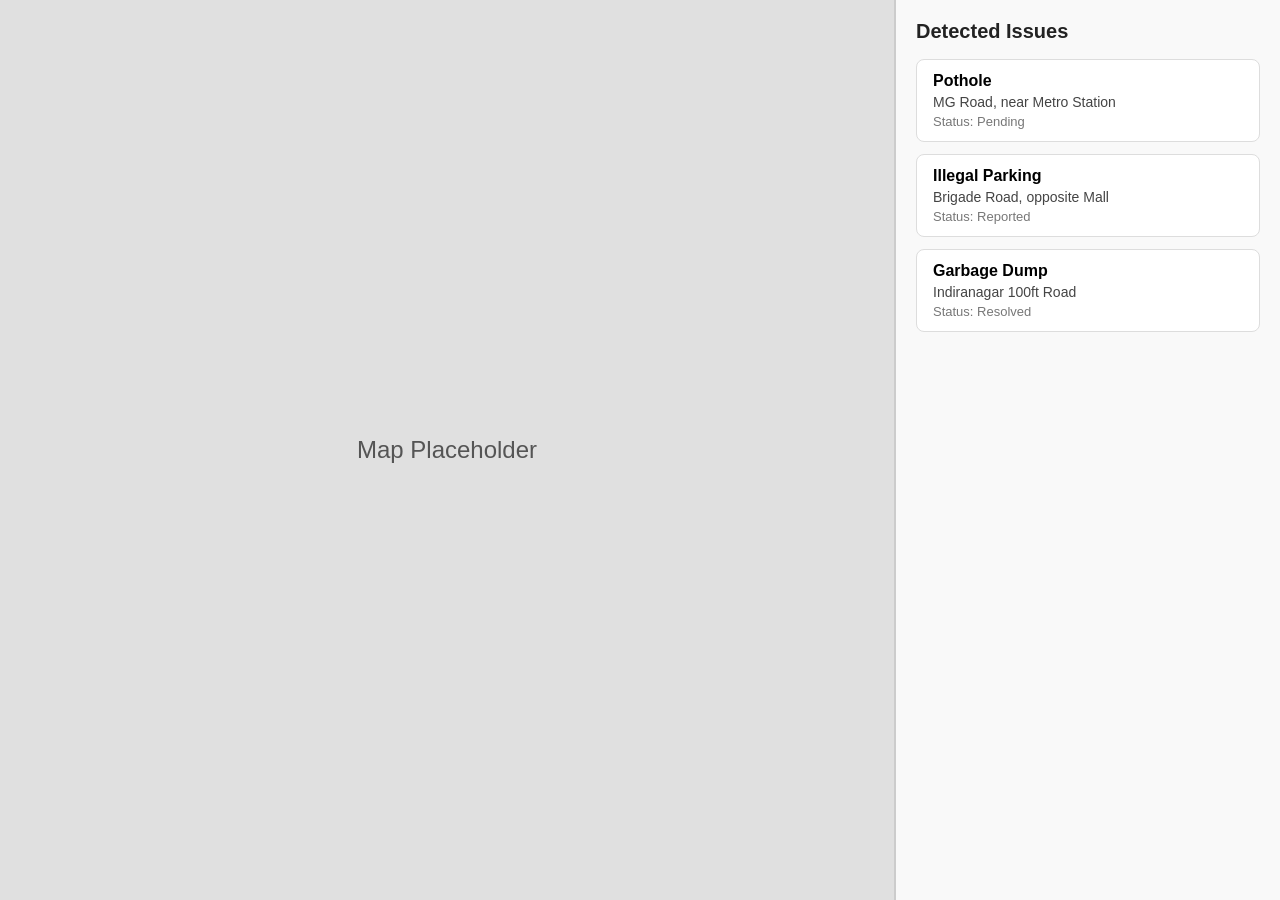
<file: MobiSense_Project/frontend/index.html>
<!DOCTYPE html>
<html lang="en">
<head>
  <meta charset="UTF-8">
  <meta name="viewport" content="width=device-width, initial-scale=1.0">
  <title>MobiSense - Map Page</title>
  <link rel="stylesheet" href="style.css">
</head>
<body>

  <div class="page-container">

    <!-- Left side: placeholder for the real map -->
    <div class="map-box">
      Map Placeholder
    </div>

    <!-- Right side: list of detected issues -->
    <div class="sidebar" id="sidebar">
      <h2>Detected Issues</h2>

      <div class="issue-card">
        <p class="issue-type">Pothole</p>
        <p class="issue-location">MG Road, near Metro Station</p>
        <p class="issue-status">Status: Pending</p>
      </div>

      <div class="issue-card">
        <p class="issue-type">Illegal Parking</p>
        <p class="issue-location">Brigade Road, opposite Mall</p>
        <p class="issue-status">Status: Reported</p>
      </div>

      <div class="issue-card">
        <p class="issue-type">Garbage Dump</p>
        <p class="issue-location">Indiranagar 100ft Road</p>
        <p class="issue-status">Status: Resolved</p>
      </div>

    </div>

  </div>
 <script src="app.js"></script>
</body>
</html>
</file>
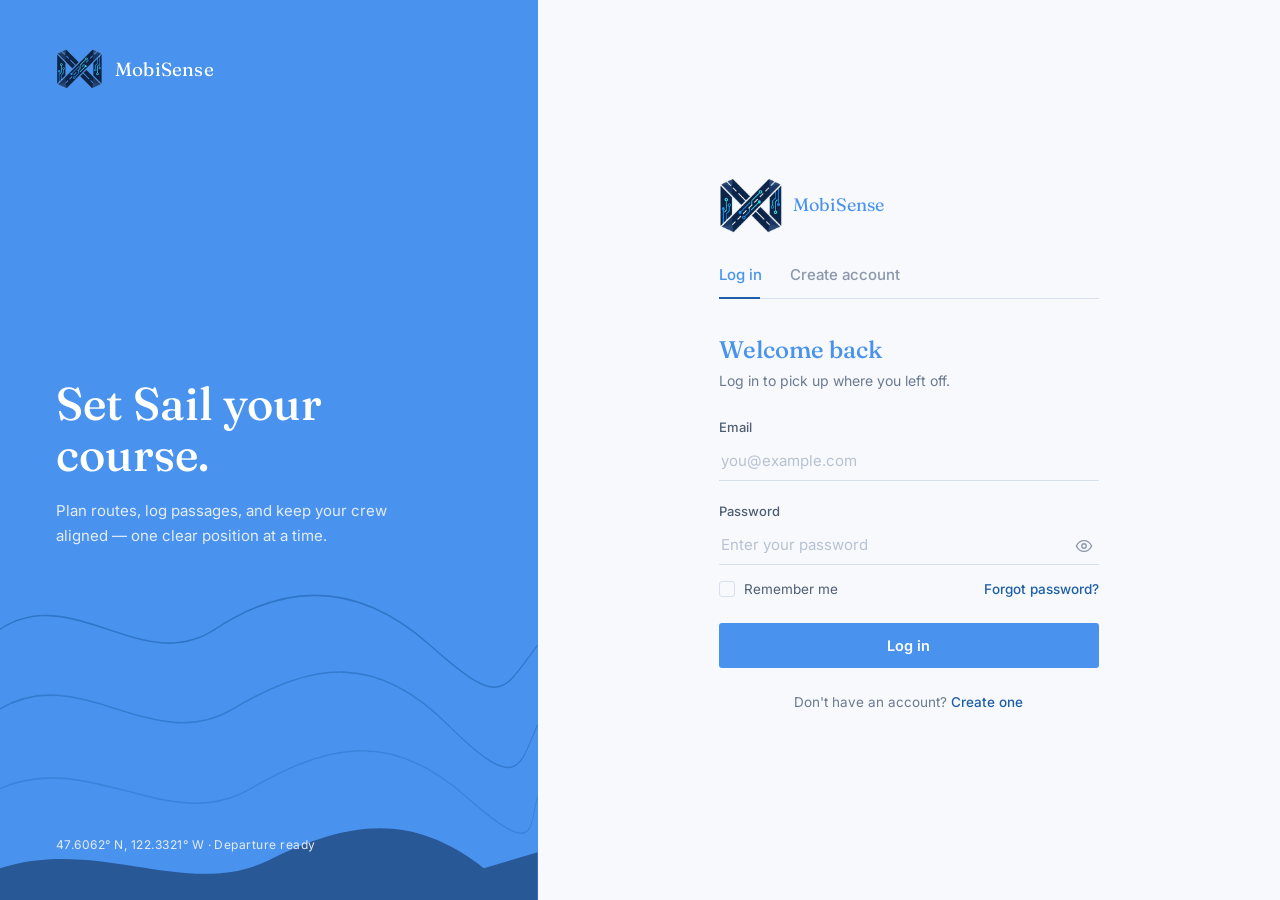
<file: MobiSense_Project/frontend/analytics.html>
<!DOCTYPE html>
<html lang="en">
<head>
  <meta charset="UTF-8">
  <meta name="viewport" content="width=device-width, initial-scale=1.0">
  <title>MobiSense — Analytics | Smart India Hackathon</title>

  <link rel="preconnect" href="https://fonts.googleapis.com">
  <link rel="preconnect" href="https://fonts.gstatic.com" crossorigin>
  <link href="https://fonts.googleapis.com/css2?family=Inter:wght@400;500;600;700&display=swap" rel="stylesheet">

  <link rel="stylesheet" href="theme.css">
  <link rel="stylesheet" href="shell.css">
  <link rel="stylesheet" href="command-center.css">
  <link rel="stylesheet" href="analytics.css">
</head>
<body>

  <div class="app-shell" id="app-shell">

    <nav class="app-nav">
      <div class="app-nav-brand">
        <img src="logo.jpeg" alt="MobiSense Logo">
        <div class="app-nav-brand-text"><strong>MobiSense</strong><span>Urban Intelligence</span></div>
      </div>
      <div class="app-nav-links">
        <span class="app-nav-section-label">Overview</span>
        <a href="command-center.html" class="app-nav-link">
          <svg viewBox="0 0 24 24" fill="none" stroke="currentColor" stroke-width="2"><rect x="3" y="3" width="7" height="9" rx="1.5"/><rect x="14" y="3" width="7" height="5" rx="1.5"/><rect x="14" y="12" width="7" height="9" rx="1.5"/><rect x="3" y="16" width="7" height="5" rx="1.5"/></svg>
          <span class="app-nav-link-label">Command Center</span>
        </a>
        <span class="app-nav-section-label">Intelligence</span>
        <a href="dashboard.html" class="app-nav-link">
          <svg viewBox="0 0 24 24" fill="none" stroke="currentColor" stroke-width="2"><path d="M12 22s-8-4.5-8-11.8A8 8 0 0 1 12 2a8 8 0 0 1 8 8.2c0 7.3-8 11.8-8 11.8z"/><circle cx="12" cy="10" r="3"/></svg>
          <span class="app-nav-link-label">Live City Map</span>
        </a>
        <a href="feed.html" class="app-nav-link">
          <svg viewBox="0 0 24 24" fill="none" stroke="currentColor" stroke-width="2"><polygon points="23 7 16 12 23 17 23 7"/><rect x="1" y="5" width="15" height="14" rx="2" ry="2"/></svg>
          <span class="app-nav-link-label">AI Detection Feed</span>
        </a>
        <a href="incidents.html" class="app-nav-link">
          <svg viewBox="0 0 24 24" fill="none" stroke="currentColor" stroke-width="2"><line x1="8" y1="6" x2="21" y2="6"/><line x1="8" y1="12" x2="21" y2="12"/><line x1="8" y1="18" x2="21" y2="18"/><line x1="3" y1="6" x2="3.01" y2="6"/><line x1="3" y1="12" x2="3.01" y2="12"/><line x1="3" y1="18" x2="3.01" y2="18"/></svg>
          <span class="app-nav-link-label">Incidents</span>
        </a>
        <span class="app-nav-section-label">Operations</span>
        <a href="fleet.html" class="app-nav-link">
          <svg viewBox="0 0 24 24" fill="none" stroke="currentColor" stroke-width="2"><rect x="1" y="7" width="15" height="11" rx="1.5"/><path d="M16 10h3.5a1.5 1.5 0 0 1 1.3.76L23 15v3h-2"/><circle cx="6" cy="18.5" r="1.6"/><circle cx="17.5" cy="18.5" r="1.6"/></svg>
          <span class="app-nav-link-label">Fleet Intelligence</span>
        </a>
        <a href="analytics.html" class="app-nav-link is-active">
          <svg viewBox="0 0 24 24" fill="none" stroke="currentColor" stroke-width="2"><line x1="18" y1="20" x2="18" y2="10"/><line x1="12" y1="20" x2="12" y2="4"/><line x1="6" y1="20" x2="6" y2="14"/></svg>
          <span class="app-nav-link-label">Analytics</span>
        </a>
      </div>
      <div class="app-nav-footer">
        <button class="app-nav-collapse-btn" id="nav-collapse-btn" title="Collapse sidebar">
          <svg viewBox="0 0 24 24" fill="none" stroke="currentColor" stroke-width="2"><polyline points="11 17 6 12 11 7"/><polyline points="18 17 13 12 18 7"/></svg>
          <span>Collapse</span>
        </button>
      </div>
    </nav>

    <div class="app-content">
      <div class="cc-page">

        <header class="cc-header">
          <div>
            <h1>Analytics</h1>
            <p>Why spatial aggregation matters — how many raw AI observations became how few real incidents.</p>
          </div>
        </header>

        <!-- Headline dedup metric -->
        <section class="cc-card an-reduction-card">
          <div class="an-reduction-row">
            <div class="an-reduction-block">
              <span class="an-reduction-value" id="an-raw">—</span>
              <span class="an-reduction-label">Raw AI Observations</span>
            </div>
            <span class="an-reduction-arrow">→</span>
            <div class="an-reduction-block">
              <span class="an-reduction-value" id="an-unique">—</span>
              <span class="an-reduction-label">Unique Urban Incidents</span>
            </div>
            <span class="an-reduction-arrow">→</span>
            <div class="an-reduction-block an-reduction-highlight">
              <span class="an-reduction-value" id="an-pct">—</span>
              <span class="an-reduction-label">Data Reduction</span>
            </div>
          </div>
          <p class="an-reduction-note"><span id="an-consolidated">—</span> duplicate observations were spatially consolidated instead of becoming separate issues.</p>
        </section>

        <div class="cc-grid-row">
          <section class="cc-card">
            <div class="cc-card-header"><span class="cc-card-title">Incident Distribution by Category</span></div>
            <div class="an-bars" id="an-category-bars"><p class="cc-empty">Loading…</p></div>
          </section>

          <section class="cc-card">
            <div class="cc-card-header"><span class="cc-card-title">Severity Distribution</span></div>
            <div class="an-bars" id="an-severity-bars"><p class="cc-empty">Loading…</p></div>
          </section>
        </div>

        <section class="cc-card">
          <div class="cc-card-header"><span class="cc-card-title">Resolved vs. Unresolved</span></div>
          <div class="an-status-bar-wrap">
            <div class="an-status-bar" id="an-status-bar"></div>
            <div class="an-status-legend" id="an-status-legend"></div>
          </div>
        </section>

        <section class="cc-card">
          <div class="cc-card-header">
            <span class="cc-card-title">SLA / Time-to-Resolution</span>
            <span class="an-sla-target-pill">Target: 72h</span>
          </div>
          <div class="an-sla-table-wrap">
            <table class="an-sla-table">
              <thead>
                <tr>
                  <th>Category</th>
                  <th>Open</th>
                  <th>Resolved</th>
                  <th>Avg. Resolution Time</th>
                  <th>Overdue (&gt;72h)</th>
                </tr>
              </thead>
              <tbody id="an-sla-body"><tr><td colspan="5" class="cc-empty">Loading…</td></tr></tbody>
            </table>
          </div>
        </section>

      </div>
    </div>
  </div>

  <script src="shell.js"></script>
  <script src="analytics.js"></script>
</body>
</html>
</file>
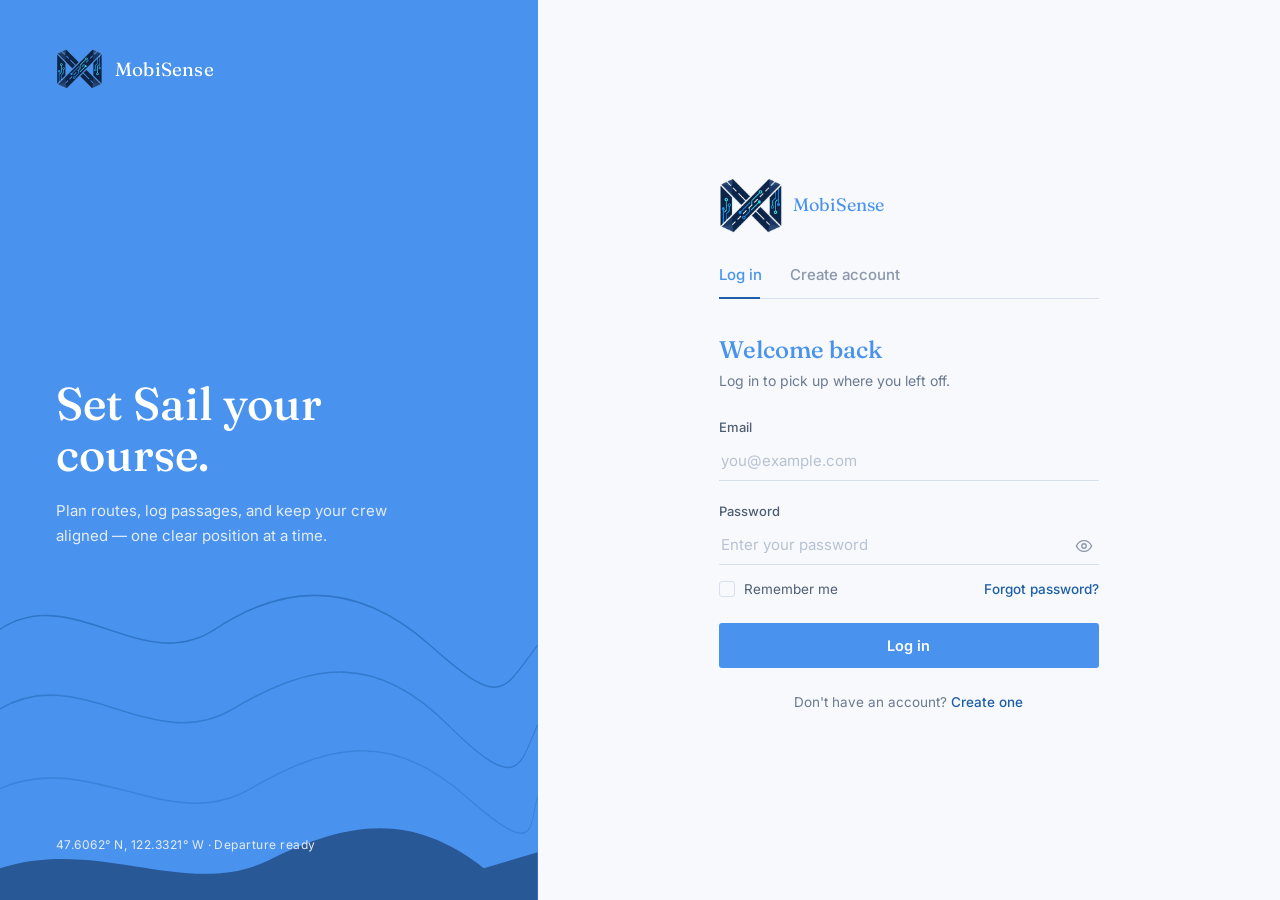
<file: MobiSense_Project/frontend/command-center.html>
<!DOCTYPE html>
<html lang="en">
<head>
  <meta charset="UTF-8">
  <meta name="viewport" content="width=device-width, initial-scale=1.0">
  <title>MobiSense — Command Center | Smart India Hackathon</title>

  <!-- Typography: Inter font -->
  <link rel="preconnect" href="https://fonts.googleapis.com">
  <link rel="preconnect" href="https://fonts.gstatic.com" crossorigin>
  <link href="https://fonts.googleapis.com/css2?family=Inter:wght@400;500;600;700&display=swap" rel="stylesheet">

  <!-- Shared design tokens + application shell -->
  <link rel="stylesheet" href="theme.css">
  <link rel="stylesheet" href="shell.css">
  <link rel="stylesheet" href="command-center.css">
  <!-- Shared profile avatar + dropdown styles -->
  <link rel="stylesheet" href="profile-menu.css">
</head>
<body>

  <div class="app-shell" id="app-shell">

    <!-- ====================================================================
         Command Center Navigation (shared across every page)
         ==================================================================== -->
    <nav class="app-nav">
      <div class="app-nav-brand">
        <img src="logo.jpeg" alt="MobiSense Logo">
        <div class="app-nav-brand-text">
          <strong>MobiSense</strong>
          <span>Urban Intelligence</span>
        </div>
      </div>
      <div class="app-nav-links">
        <span class="app-nav-section-label">Overview</span>
        <a href="command-center.html" class="app-nav-link is-active">
          <svg viewBox="0 0 24 24" fill="none" stroke="currentColor" stroke-width="2"><rect x="3" y="3" width="7" height="9" rx="1.5"/><rect x="14" y="3" width="7" height="5" rx="1.5"/><rect x="14" y="12" width="7" height="9" rx="1.5"/><rect x="3" y="16" width="7" height="5" rx="1.5"/></svg>
          <span class="app-nav-link-label">Command Center</span>
        </a>
        <span class="app-nav-section-label">Intelligence</span>
        <a href="dashboard.html" class="app-nav-link">
          <svg viewBox="0 0 24 24" fill="none" stroke="currentColor" stroke-width="2"><path d="M12 22s-8-4.5-8-11.8A8 8 0 0 1 12 2a8 8 0 0 1 8 8.2c0 7.3-8 11.8-8 11.8z"/><circle cx="12" cy="10" r="3"/></svg>
          <span class="app-nav-link-label">Live City Map</span>
        </a>
        <a href="feed.html" class="app-nav-link">
          <svg viewBox="0 0 24 24" fill="none" stroke="currentColor" stroke-width="2"><polygon points="23 7 16 12 23 17 23 7"/><rect x="1" y="5" width="15" height="14" rx="2" ry="2"/></svg>
          <span class="app-nav-link-label">AI Detection Feed</span>
        </a>
        <a href="incidents.html" class="app-nav-link">
          <svg viewBox="0 0 24 24" fill="none" stroke="currentColor" stroke-width="2"><line x1="8" y1="6" x2="21" y2="6"/><line x1="8" y1="12" x2="21" y2="12"/><line x1="8" y1="18" x2="21" y2="18"/><line x1="3" y1="6" x2="3.01" y2="6"/><line x1="3" y1="12" x2="3.01" y2="12"/><line x1="3" y1="18" x2="3.01" y2="18"/></svg>
          <span class="app-nav-link-label">Incidents</span>
        </a>
        <span class="app-nav-section-label">Operations</span>
        <a href="fleet.html" class="app-nav-link">
          <svg viewBox="0 0 24 24" fill="none" stroke="currentColor" stroke-width="2"><rect x="1" y="7" width="15" height="11" rx="1.5"/><path d="M16 10h3.5a1.5 1.5 0 0 1 1.3.76L23 15v3h-2"/><circle cx="6" cy="18.5" r="1.6"/><circle cx="17.5" cy="18.5" r="1.6"/></svg>
          <span class="app-nav-link-label">Fleet Intelligence</span>
        </a>
        <a href="analytics.html" class="app-nav-link">
          <svg viewBox="0 0 24 24" fill="none" stroke="currentColor" stroke-width="2"><line x1="18" y1="20" x2="18" y2="10"/><line x1="12" y1="20" x2="12" y2="4"/><line x1="6" y1="20" x2="6" y2="14"/></svg>
          <span class="app-nav-link-label">Analytics</span>
        </a>
      </div>
      <div class="app-nav-footer">
        <button class="app-nav-collapse-btn" id="nav-collapse-btn" title="Collapse sidebar">
          <svg viewBox="0 0 24 24" fill="none" stroke="currentColor" stroke-width="2"><polyline points="11 17 6 12 11 7"/><polyline points="18 17 13 12 18 7"/></svg>
          <span>Collapse</span>
        </button>
      </div>
    </nav>

    <div class="app-content">
      <div class="cc-page">

        <!-- Header -->
        <header class="cc-header">
          <div>
            <h1>Bengaluru Urban Intelligence</h1>
            <p>Monitoring municipal conditions through mobile AI — public transport fleet as moving sensors</p>
          </div>
          <div class="cc-header-right">
            <div class="cc-live-badge" id="cc-live-badge">
              <span class="pulse-indicator"><span class="pulse-ring"></span><span class="pulse-dot"></span></span>
              <span id="cc-live-text">Connecting…</span>
            </div>
            <span class="cc-sync-label" id="cc-sync-label">Syncing…</span>

            <!-- Profile avatar + dropdown -->
            <div class="profile-menu-wrapper" id="profile-menu-wrapper">
              <button class="profile-avatar-btn" id="profile-avatar-btn" title="Account" aria-haspopup="true" aria-expanded="false">
                <span id="profile-avatar-initial">?</span>
              </button>
              <div class="profile-dropdown" id="profile-dropdown" hidden>
                <div class="profile-dropdown-header">
                  <span class="profile-avatar-btn profile-avatar-lg" id="profile-avatar-initial-lg">?</span>
                  <div class="profile-dropdown-header-text">
                    <strong id="profile-name">—</strong>
                    <span class="profile-role-pill" id="profile-role">—</span>
                  </div>
                </div>
                <div class="profile-dropdown-body">
                  <div class="profile-field"><span class="profile-field-label">Email</span><span class="profile-field-value" id="profile-email">—</span></div>
                  <div class="profile-field"><span class="profile-field-label">Job Title</span><span class="profile-field-value" id="profile-job-title">—</span></div>
                  <div class="profile-field"><span class="profile-field-label">Govt/Employee ID</span><span class="profile-field-value" id="profile-govt-id">—</span></div>
                  <div class="profile-field"><span class="profile-field-label">Member Since</span><span class="profile-field-value" id="profile-joined">—</span></div>
                </div>
                <button class="btn-secondary profile-logout-btn" id="logout-btn" title="Log out"><svg viewBox="0 0 24 24" fill="none" stroke="currentColor" stroke-width="2" stroke-linecap="round" stroke-linejoin="round"><path d="M9 21H5a2 2 0 0 1-2-2V5a2 2 0 0 1 2-2h4"/><polyline points="16 17 21 12 16 7"/><line x1="21" y1="12" x2="9" y2="12"/></svg><span>Log out</span></button>
              </div>
            </div>
          </div>
        </header>

        <!-- Stat strip -->
        <div class="cc-stat-strip">
          <div class="cc-stat-card">
            <span class="cc-stat-label">Active</span>
            <span class="cc-stat-value" id="stat-active">—</span>
          </div>
          <div class="cc-stat-card cc-stat-card-critical">
            <span class="cc-stat-label">Critical</span>
            <span class="cc-stat-value" id="stat-critical">—</span>
          </div>
          <div class="cc-stat-card">
            <span class="cc-stat-label">Verified (2+ AI hits)</span>
            <span class="cc-stat-value" id="stat-verified">—</span>
          </div>
          <div class="cc-stat-card cc-stat-card-resolved">
            <span class="cc-stat-label">Resolved</span>
            <span class="cc-stat-value" id="stat-resolved">—</span>
          </div>
          <div class="cc-stat-card">
            <span class="cc-stat-label">AI Observations</span>
            <span class="cc-stat-value" id="stat-observations">—</span>
          </div>
        </div>

        <!-- Map + Priority incidents -->
        <div class="cc-grid-row cc-grid-row-map">
          <section class="cc-card cc-map-card">
            <div class="cc-card-header">
              <span class="cc-card-title">Live City Map</span>
              <a href="dashboard.html" class="cc-card-link">Open full map →</a>
            </div>
            <div id="cc-mini-map" class="cc-mini-map"></div>
          </section>

          <section class="cc-card">
            <div class="cc-card-header">
              <span class="cc-card-title">Priority Intelligence</span>
              <a href="incidents.html" class="cc-card-link">View all →</a>
            </div>
            <div class="cc-priority-list" id="cc-priority-list">
              <p class="cc-empty">Loading priority incidents…</p>
            </div>
          </section>
        </div>

        <!-- Live intelligence + system status -->
        <div class="cc-grid-row">
          <section class="cc-card">
            <div class="cc-card-header">
              <span class="cc-card-title">Live Intelligence</span>
            </div>
            <div class="cc-activity-list" id="cc-activity-list">
              <p class="cc-empty">Loading activity…</p>
            </div>
          </section>

          <section class="cc-card">
            <div class="cc-card-header">
              <span class="cc-card-title">System Status</span>
            </div>
            <div class="cc-status-grid" id="cc-status-grid">
              <div class="cc-status-row">
                <span>Backend API</span>
                <span class="cc-status-pill" id="status-api">Checking…</span>
              </div>
              <div class="cc-status-row">
                <span>Last sync</span>
                <span id="status-sync">—</span>
              </div>
              <div class="cc-status-row">
                <span>Categories monitored</span>
                <span>Pothole · Garbage · Heavy Traffic · Accident</span>
              </div>
              <div class="cc-status-row">
                <span>Spatial dedup engine</span>
                <span class="cc-status-pill cc-status-pill-ok">Active (per-category radius)</span>
              </div>
            </div>
          </section>
        </div>

      </div>
    </div>
  </div>

  <!-- Google Maps: paste your key in maps-config.js (the ONLY place it goes).
       maps-loader.js then loads the Maps API for this page. -->
  <script src="maps-config.js"></script>
  <script src="maps-loader.js"></script>

  <!-- Shared shell (sidebar collapse, logout) -->
  <script src="shell.js"></script>

  <!-- Command Center Controller -->
  <script src="command-center.js"></script>
</body>
</html>
</file>
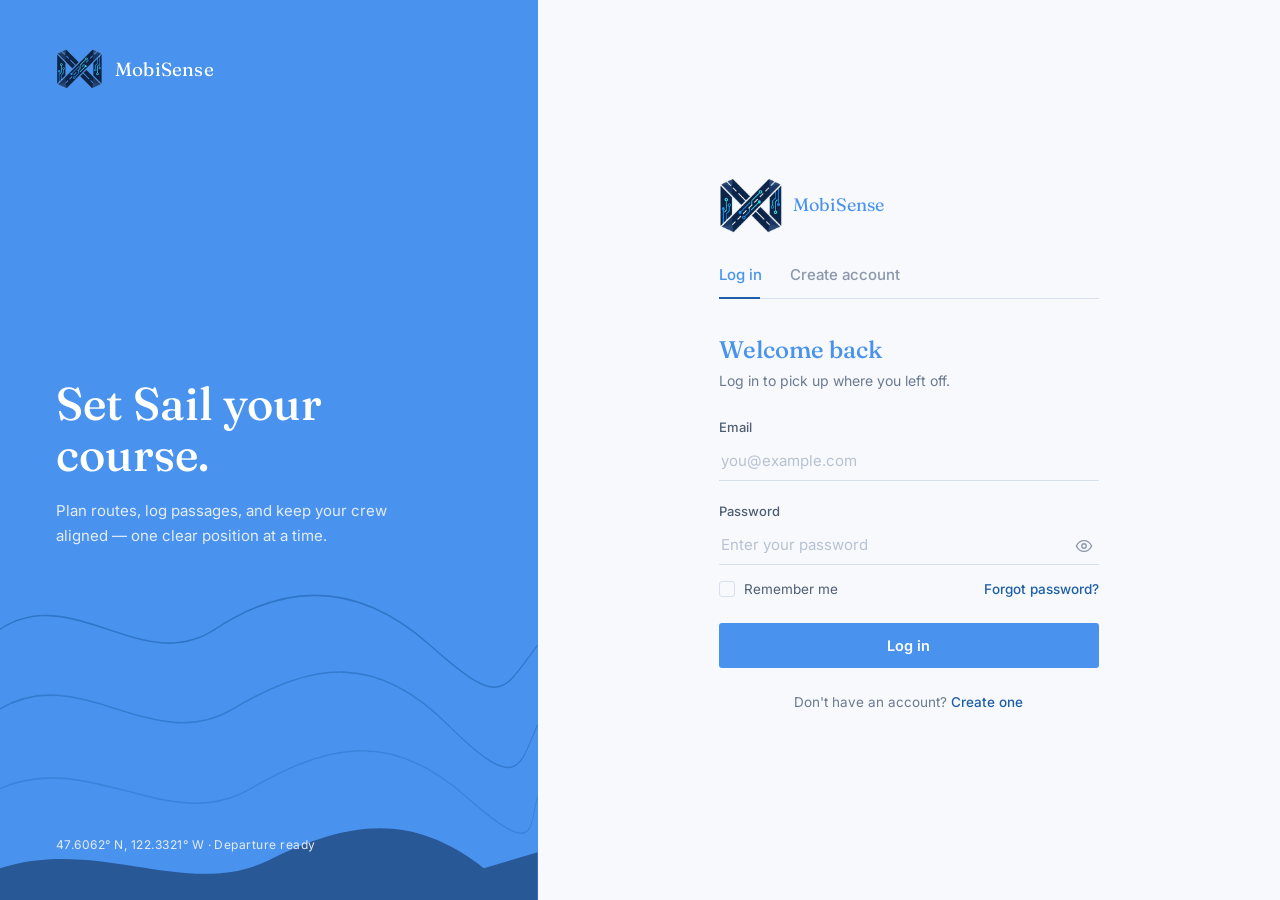
<file: MobiSense_Project/frontend/fleet.html>
<!DOCTYPE html>
<html lang="en">
<head>
  <meta charset="UTF-8">
  <meta name="viewport" content="width=device-width, initial-scale=1.0">
  <title>MobiSense — Fleet Intelligence | Smart India Hackathon</title>

  <link rel="preconnect" href="https://fonts.googleapis.com">
  <link rel="preconnect" href="https://fonts.gstatic.com" crossorigin>
  <link href="https://fonts.googleapis.com/css2?family=Inter:wght@400;500;600;700&display=swap" rel="stylesheet">

  <link rel="stylesheet" href="theme.css">
  <link rel="stylesheet" href="shell.css">
  <link rel="stylesheet" href="command-center.css">
  <link rel="stylesheet" href="incidents.css">
  <link rel="stylesheet" href="fleet.css">
</head>
<body>

  <div class="app-shell" id="app-shell">

    <nav class="app-nav">
      <div class="app-nav-brand">
        <img src="logo.jpeg" alt="MobiSense Logo">
        <div class="app-nav-brand-text"><strong>MobiSense</strong><span>Urban Intelligence</span></div>
      </div>
      <div class="app-nav-links">
        <span class="app-nav-section-label">Overview</span>
        <a href="command-center.html" class="app-nav-link">
          <svg viewBox="0 0 24 24" fill="none" stroke="currentColor" stroke-width="2"><rect x="3" y="3" width="7" height="9" rx="1.5"/><rect x="14" y="3" width="7" height="5" rx="1.5"/><rect x="14" y="12" width="7" height="9" rx="1.5"/><rect x="3" y="16" width="7" height="5" rx="1.5"/></svg>
          <span class="app-nav-link-label">Command Center</span>
        </a>
        <span class="app-nav-section-label">Intelligence</span>
        <a href="dashboard.html" class="app-nav-link">
          <svg viewBox="0 0 24 24" fill="none" stroke="currentColor" stroke-width="2"><path d="M12 22s-8-4.5-8-11.8A8 8 0 0 1 12 2a8 8 0 0 1 8 8.2c0 7.3-8 11.8-8 11.8z"/><circle cx="12" cy="10" r="3"/></svg>
          <span class="app-nav-link-label">Live City Map</span>
        </a>
        <a href="feed.html" class="app-nav-link">
          <svg viewBox="0 0 24 24" fill="none" stroke="currentColor" stroke-width="2"><polygon points="23 7 16 12 23 17 23 7"/><rect x="1" y="5" width="15" height="14" rx="2" ry="2"/></svg>
          <span class="app-nav-link-label">AI Detection Feed</span>
        </a>
        <a href="incidents.html" class="app-nav-link">
          <svg viewBox="0 0 24 24" fill="none" stroke="currentColor" stroke-width="2"><line x1="8" y1="6" x2="21" y2="6"/><line x1="8" y1="12" x2="21" y2="12"/><line x1="8" y1="18" x2="21" y2="18"/><line x1="3" y1="6" x2="3.01" y2="6"/><line x1="3" y1="12" x2="3.01" y2="12"/><line x1="3" y1="18" x2="3.01" y2="18"/></svg>
          <span class="app-nav-link-label">Incidents</span>
        </a>
        <span class="app-nav-section-label">Operations</span>
        <a href="fleet.html" class="app-nav-link is-active">
          <svg viewBox="0 0 24 24" fill="none" stroke="currentColor" stroke-width="2"><rect x="1" y="7" width="15" height="11" rx="1.5"/><path d="M16 10h3.5a1.5 1.5 0 0 1 1.3.76L23 15v3h-2"/><circle cx="6" cy="18.5" r="1.6"/><circle cx="17.5" cy="18.5" r="1.6"/></svg>
          <span class="app-nav-link-label">Fleet Intelligence</span>
        </a>
        <a href="analytics.html" class="app-nav-link">
          <svg viewBox="0 0 24 24" fill="none" stroke="currentColor" stroke-width="2"><line x1="18" y1="20" x2="18" y2="10"/><line x1="12" y1="20" x2="12" y2="4"/><line x1="6" y1="20" x2="6" y2="14"/></svg>
          <span class="app-nav-link-label">Analytics</span>
        </a>
      </div>
      <div class="app-nav-footer">
        <button class="app-nav-collapse-btn" id="nav-collapse-btn" title="Collapse sidebar">
          <svg viewBox="0 0 24 24" fill="none" stroke="currentColor" stroke-width="2"><polyline points="11 17 6 12 11 7"/><polyline points="18 17 13 12 18 7"/></svg>
          <span>Collapse</span>
        </button>
      </div>
    </nav>

    <div class="app-content">
      <div class="cc-page">

        <header class="cc-header">
          <div>
            <h1>Fleet Intelligence</h1>
            <p>Public transport vehicles act as continuously moving municipal sensing infrastructure.</p>
          </div>
        </header>

        <div class="cc-stat-strip" id="fleet-stat-strip">
          <div class="cc-stat-card">
            <span class="cc-stat-label">AI Observations</span>
            <span class="cc-stat-value" id="fleet-observations">—</span>
          </div>
          <div class="cc-stat-card">
            <span class="cc-stat-label">Unique Urban Incidents</span>
            <span class="cc-stat-value" id="fleet-incidents">—</span>
          </div>
          <div class="cc-stat-card">
            <span class="cc-stat-label">Multi-Vehicle Confirmed</span>
            <span class="cc-stat-value" id="fleet-verified">—</span>
          </div>
          <div class="cc-stat-card cc-stat-card-resolved">
            <span class="cc-stat-label">Data Reduction</span>
            <span class="cc-stat-value" id="fleet-reduction">—</span>
          </div>
        </div>

        <div class="fleet-notice" id="fleet-notice">
          <svg viewBox="0 0 24 24" fill="none" stroke="currentColor" stroke-width="2"><circle cx="12" cy="12" r="10"/><line x1="12" y1="8" x2="12" y2="12"/><line x1="12" y1="16" x2="12.01" y2="16"/></svg>
          <span id="fleet-notice-text">Per-vehicle attribution needs <code>vehicle_id</code> tracking on the ingest pipeline. Loading current backend capability…</span>
        </div>

        <section class="cc-card">
          <div class="cc-card-header"><span class="cc-card-title">Observations by Category</span></div>
          <div class="ic-table-wrap" style="box-shadow:none;border:none;">
            <table class="ic-table">
              <thead><tr><th>Category</th><th>Unique Incidents</th><th>Total AI Observations</th><th>Avg. Observations / Incident</th></tr></thead>
              <tbody id="fleet-category-body"><tr><td colspan="4" class="ic-empty">Loading…</td></tr></tbody>
            </table>
          </div>
        </section>

        <section class="cc-card">
          <div class="cc-card-header"><span class="cc-card-title">Recurring Hotspots</span></div>
          <p class="fleet-hotspot-subtitle">Same issue type re-detected at the same spot more than once — proof that a moving fleet catches problems a one-time inspection would miss.</p>
          <div class="ic-table-wrap" style="box-shadow:none;border:none;">
            <table class="ic-table">
              <thead><tr><th>Category</th><th>Location</th><th>Times Reported</th><th>Resolved / Active</th><th>First Seen</th><th>Last Seen</th></tr></thead>
              <tbody id="fleet-hotspot-body"><tr><td colspan="6" class="ic-empty">Loading…</td></tr></tbody>
            </table>
          </div>
        </section>

      </div>
    </div>
  </div>

  <script src="shell.js"></script>
  <script src="fleet.js"></script>
</body>
</html>
</file>
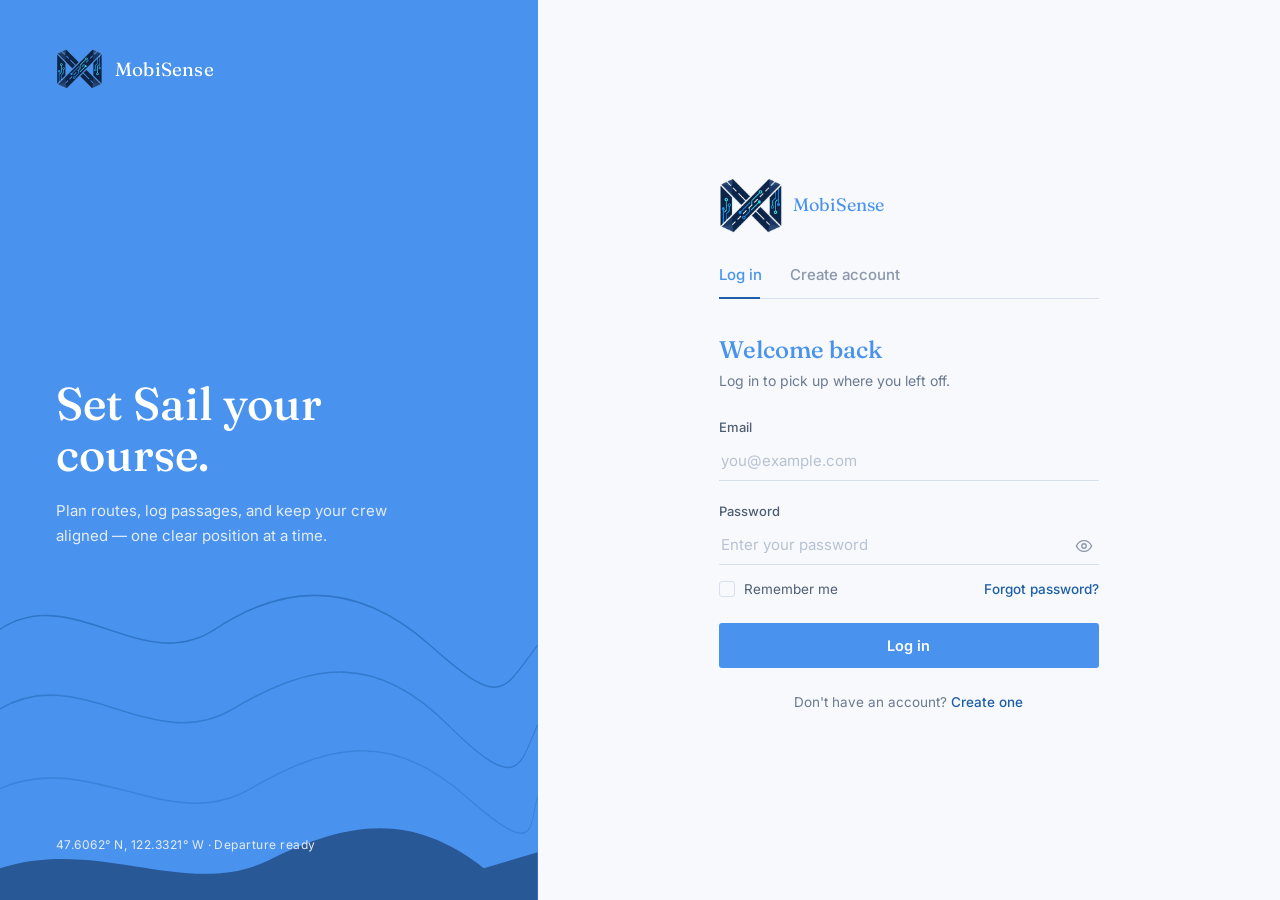
<file: MobiSense_Project/frontend/incidents.html>
<!DOCTYPE html>
<html lang="en">
<head>
  <meta charset="UTF-8">
  <meta name="viewport" content="width=device-width, initial-scale=1.0">
  <title>MobiSense — Incident Center | Smart India Hackathon</title>

  <link rel="preconnect" href="https://fonts.googleapis.com">
  <link rel="preconnect" href="https://fonts.gstatic.com" crossorigin>
  <link href="https://fonts.googleapis.com/css2?family=Inter:wght@400;500;600;700&display=swap" rel="stylesheet">

  <link rel="stylesheet" href="theme.css">
  <link rel="stylesheet" href="shell.css">
  <link rel="stylesheet" href="incidents.css">
</head>
<body>

  <div class="app-shell" id="app-shell">

    <nav class="app-nav">
      <div class="app-nav-brand">
        <img src="logo.jpeg" alt="MobiSense Logo">
        <div class="app-nav-brand-text"><strong>MobiSense</strong><span>Urban Intelligence</span></div>
      </div>
      <div class="app-nav-links">
        <span class="app-nav-section-label">Overview</span>
        <a href="command-center.html" class="app-nav-link">
          <svg viewBox="0 0 24 24" fill="none" stroke="currentColor" stroke-width="2"><rect x="3" y="3" width="7" height="9" rx="1.5"/><rect x="14" y="3" width="7" height="5" rx="1.5"/><rect x="14" y="12" width="7" height="9" rx="1.5"/><rect x="3" y="16" width="7" height="5" rx="1.5"/></svg>
          <span class="app-nav-link-label">Command Center</span>
        </a>
        <span class="app-nav-section-label">Intelligence</span>
        <a href="dashboard.html" class="app-nav-link">
          <svg viewBox="0 0 24 24" fill="none" stroke="currentColor" stroke-width="2"><path d="M12 22s-8-4.5-8-11.8A8 8 0 0 1 12 2a8 8 0 0 1 8 8.2c0 7.3-8 11.8-8 11.8z"/><circle cx="12" cy="10" r="3"/></svg>
          <span class="app-nav-link-label">Live City Map</span>
        </a>
        <a href="feed.html" class="app-nav-link">
          <svg viewBox="0 0 24 24" fill="none" stroke="currentColor" stroke-width="2"><polygon points="23 7 16 12 23 17 23 7"/><rect x="1" y="5" width="15" height="14" rx="2" ry="2"/></svg>
          <span class="app-nav-link-label">AI Detection Feed</span>
        </a>
        <a href="incidents.html" class="app-nav-link is-active">
          <svg viewBox="0 0 24 24" fill="none" stroke="currentColor" stroke-width="2"><line x1="8" y1="6" x2="21" y2="6"/><line x1="8" y1="12" x2="21" y2="12"/><line x1="8" y1="18" x2="21" y2="18"/><line x1="3" y1="6" x2="3.01" y2="6"/><line x1="3" y1="12" x2="3.01" y2="12"/><line x1="3" y1="18" x2="3.01" y2="18"/></svg>
          <span class="app-nav-link-label">Incidents</span>
        </a>
        <span class="app-nav-section-label">Operations</span>
        <a href="fleet.html" class="app-nav-link">
          <svg viewBox="0 0 24 24" fill="none" stroke="currentColor" stroke-width="2"><rect x="1" y="7" width="15" height="11" rx="1.5"/><path d="M16 10h3.5a1.5 1.5 0 0 1 1.3.76L23 15v3h-2"/><circle cx="6" cy="18.5" r="1.6"/><circle cx="17.5" cy="18.5" r="1.6"/></svg>
          <span class="app-nav-link-label">Fleet Intelligence</span>
        </a>
        <a href="analytics.html" class="app-nav-link">
          <svg viewBox="0 0 24 24" fill="none" stroke="currentColor" stroke-width="2"><line x1="18" y1="20" x2="18" y2="10"/><line x1="12" y1="20" x2="12" y2="4"/><line x1="6" y1="20" x2="6" y2="14"/></svg>
          <span class="app-nav-link-label">Analytics</span>
        </a>
      </div>
      <div class="app-nav-footer">
        <button class="app-nav-collapse-btn" id="nav-collapse-btn" title="Collapse sidebar">
          <svg viewBox="0 0 24 24" fill="none" stroke="currentColor" stroke-width="2"><polyline points="11 17 6 12 11 7"/><polyline points="18 17 13 12 18 7"/></svg>
          <span>Collapse</span>
        </button>
      </div>
    </nav>

    <div class="app-content">
      <div class="ic-page">

        <header class="ic-header">
          <div>
            <h1>Incident Center</h1>
            <p>Every deduplicated urban incident — one row per real-world problem, not per AI frame.</p>
          </div>
          <span class="ic-count-pill" id="ic-count-pill">— incidents</span>
        </header>

        <div class="ic-toolbar">
          <div class="ic-tabs" id="ic-status-tabs">
            <button class="ic-tab is-active" data-status="all">All</button>
            <button class="ic-tab" data-status="unresolved">Unresolved</button>
            <button class="ic-tab" data-status="resolved">Resolved</button>
          </div>
          <div class="ic-chips" id="ic-category-chips">
            <button class="ic-chip is-active" data-type="all">All</button>
            <button class="ic-chip" data-type="pothole">Potholes</button>
            <button class="ic-chip" data-type="heavy_traffic">Traffic</button>
            <button class="ic-chip" data-type="garbage">Garbage</button>
            <button class="ic-chip" data-type="accident">Accidents</button>
          </div>
          <input type="text" class="ic-search" id="ic-search" placeholder="Search by ID, category, coordinates…">
        </div>

        <div class="ic-table-wrap">
          <table class="ic-table">
            <thead>
              <tr>
                <th></th>
                <th>Incident</th>
                <th>Category</th>
                <th>Severity</th>
                <th>AI Observations</th>
                <th>First Detected</th>
                <th>Last Detected</th>
                <th>Status</th>
              </tr>
            </thead>
            <tbody id="ic-table-body">
              <tr><td colspan="8" class="ic-empty">Loading incidents…</td></tr>
            </tbody>
          </table>
        </div>

      </div>
    </div>
  </div>

  <script src="shell.js"></script>
  <script src="incidents.js"></script>
</body>
</html>
</file>
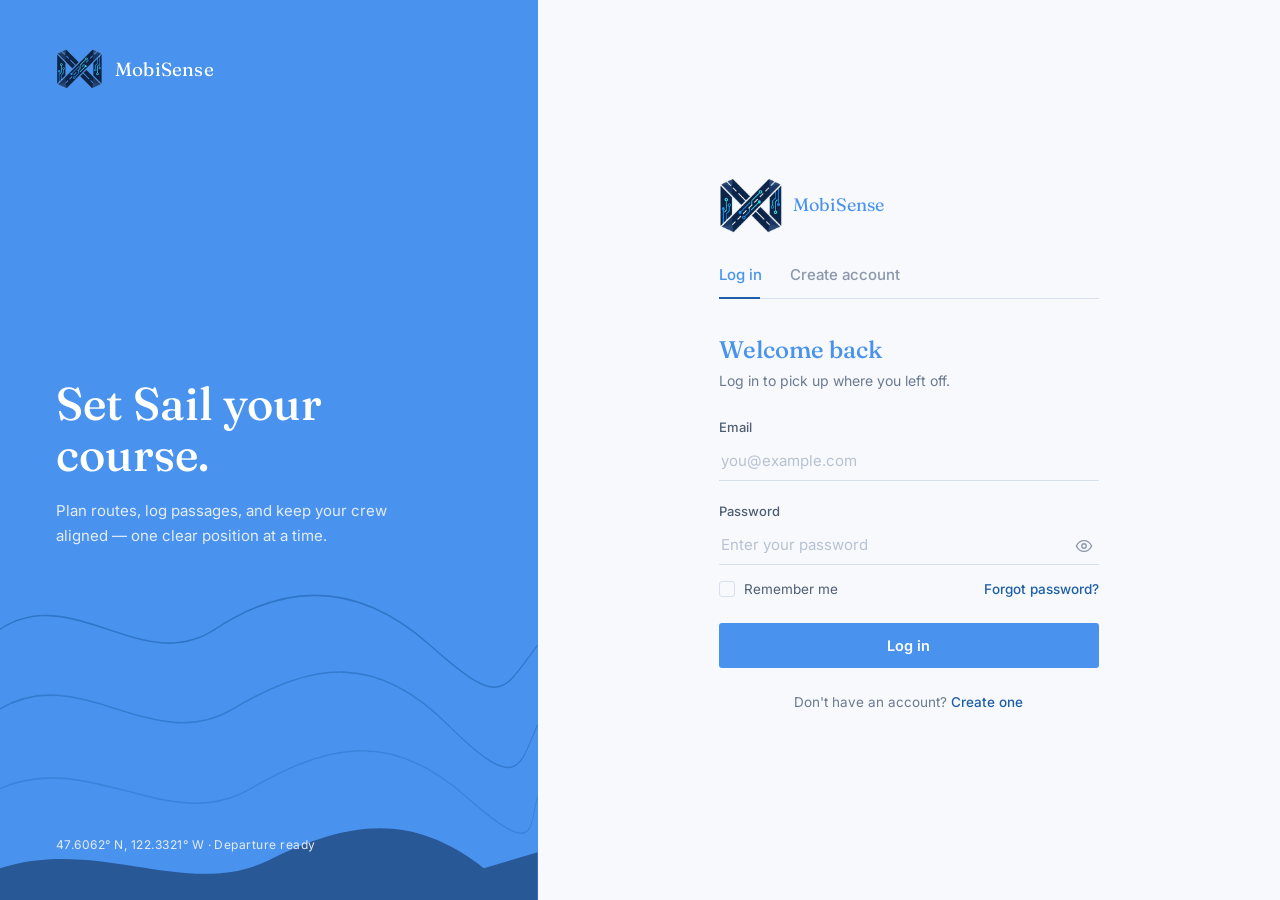
<file: MobiSense_Project/frontend/login.html>
<!doctype html>
<html lang="en">
  <head>
    <meta charset="UTF-8" />
    <meta name="viewport" content="width=device-width, initial-scale=1.0" />
    <title>MobiSense — Sign in</title>
    <link rel="preconnect" href="https://fonts.googleapis.com" />
    <link
      href="https://fonts.googleapis.com/css2?family=Fraunces:opsz,wght@9..144,400;9..144,500;9..144,600&family=Inter:wght@400;500;600&display=swap"
      rel="stylesheet"
    />
    <style>
      :root {
        --navy: #4993ef;
        --deep-blue: #498cea;
        --accent-blue: #1d5ea8;
        --sky: #8da9c4;
        --pale-sky: #e4ecf5;
        --white: #ffffff;
        --off-white: #f7f9fc;
        --ink: #2bbef8;
        --line: #d7e1ee;
      }

      * {
        box-sizing: border-box;
      }
      html,
      body {
        margin: 0;
        padding: 0;
      }
      body {
        font-family: "Inter", sans-serif;
        color: var(--ink);
        background: var(--off-white);
        -webkit-font-smoothing: antialiased;
      }

      .screen {
        min-height: 100vh;
        display: grid;
        grid-template-columns: 42% 58%;
      }

      /* ---------- LEFT PANEL ---------- */
      .brand-panel {
        background: var(--navy);
        color: var(--white);
        position: relative;
        overflow: hidden;
        display: flex;
        flex-direction: column;
        justify-content: space-between;
        padding: 48px 56px;
      }

      .brand-mark {
        display: flex;
        align-items: center;
        gap: 12px;
        position: relative;
        z-index: 2;
      }
      .brand-mark img {
        width: 47px;
        height: 41px;
        flex-shrink: 0;
      }
      .brand-mark span {
        font-family: "Fraunces", serif;
        font-size: 19px;
        letter-spacing: 0.01em;
      }

      .form-brand-mark {
        display: flex;
        align-items: center;
        gap: 10px;
        margin-bottom: 32px;
      }
      .form-brand-mark img {
        width: 64px;
        height: 56px;
        flex-shrink: 0;
      }
      .form-brand-mark span {
        font-family: "Fraunces", serif;
        font-size: 18px;
        letter-spacing: 0.01em;
        color: var(--navy);
      }

      .brand-copy {
        position: relative;
        z-index: 2;
        max-width: 360px;
      }
      .brand-copy h1 {
        font-family: "Fraunces", serif;
        font-weight: 500;
        font-size: clamp(32px, 3.6vw, 46px);
        line-height: 1.12;
        margin: 0 0 18px;
      }
      .brand-copy p {
        font-size: 15px;
        line-height: 1.65;
        color: var(--pale-sky);
        margin: 0;
      }

      .coordinates {
        position: relative;
        z-index: 2;
        font-size: 12px;
        color: var(--pale-sky);
        letter-spacing: 0.04em;
      }

      .charts {
        position: absolute;
        left: 0;
        right: 0;
        bottom: 0;
        height: 46%;
        z-index: 1;
      }
      .charts svg {
        width: 100%;
        height: 100%;
        display: block;
      }

      /* ---------- RIGHT PANEL ---------- */
      .form-panel {
        display: flex;
        align-items: center;
        justify-content: center;
        padding: 48px 32px;
      }

      .form-wrap {
        width: 100%;
        max-width: 380px;
      }

      .tabs {
        display: flex;
        gap: 28px;
        border-bottom: 1px solid var(--line);
        margin-bottom: 36px;
        position: relative;
      }
      .tab-btn {
        background: none;
        border: none;
        font-family: "Inter", sans-serif;
        font-size: 15px;
        font-weight: 500;
        color: #8b97aa;
        padding: 0 0 14px;
        cursor: pointer;
        position: relative;
      }
      .tab-btn.active {
        color: var(--navy);
      }
      .tab-indicator {
        position: absolute;
        bottom: -1px;
        height: 2px;
        background: var(--accent-blue);
        transition:
          transform 0.28s cubic-bezier(0.65, 0, 0.35, 1),
          width 0.28s cubic-bezier(0.65, 0, 0.35, 1);
      }

      .view {
        display: none;
      }
      .view.active {
        display: block;
        animation: rise 0.35s ease;
      }
      @keyframes rise {
        from {
          opacity: 0;
          transform: translateY(6px);
        }
        to {
          opacity: 1;
          transform: translateY(0);
        }
      }

      .view-title {
        font-family: "Fraunces", serif;
        font-size: 24px;
        font-weight: 500;
        margin: 0 0 6px;
        color: var(--navy);
      }
      .view-sub {
        font-size: 14px;
        color: #6b7a90;
        margin: 0 0 28px;
        line-height: 1.5;
      }

      .field {
        margin-bottom: 22px;
      }
      .field label {
        display: block;
        font-size: 13px;
        font-weight: 500;
        color: #4f5e75;
        margin-bottom: 8px;
      }
      .field-input {
        position: relative;
      }
      .field input {
        width: 100%;
        border: none;
        border-bottom: 1.5px solid var(--line);
        background: transparent;
        font-family: "Inter", sans-serif;
        font-size: 15px;
        color: var(--ink);
        padding: 8px 2px 10px;
        outline: none;
        transition: border-color 0.2s ease;
      }
      .field input::placeholder {
        color: #b7c2d2;
      }
      .field input:focus {
        border-bottom-color: var(--accent-blue);
      }
      .field input:focus-visible {
        outline: 2px solid var(--accent-blue);
        outline-offset: 3px;
      }

      .field.error input {
        border-bottom-color: #b4483c;
      }
      .field-msg {
        font-size: 12.5px;
        margin-top: 6px;
        min-height: 15px;
        color: #b4483c;
      }

      .toggle-pass {
        position: absolute;
        right: 2px;
        top: 6px;
        background: none;
        border: none;
        cursor: pointer;
        padding: 4px;
        color: #8b97aa;
        display: flex;
      }
      .toggle-pass:hover {
        color: var(--accent-blue);
      }
      .toggle-pass svg {
        width: 18px;
        height: 18px;
      }

      .strength {
        margin-top: 10px;
        display: flex;
        align-items: center;
        gap: 8px;
      }
      .strength-track {
        flex: 1;
        height: 3px;
        background: var(--line);
        border-radius: 2px;
        overflow: hidden;
      }
      .strength-fill {
        height: 100%;
        width: 0%;
        background: var(--sky);
        transition:
          width 0.25s ease,
          background 0.25s ease;
      }
      .strength-label {
        font-size: 11.5px;
        color: #8b97aa;
        width: 44px;
        text-align: right;
      }

      .row-between {
        display: flex;
        align-items: center;
        justify-content: space-between;
        margin: -6px 0 26px;
        font-size: 13.5px;
      }

      .check {
        display: flex;
        align-items: center;
        gap: 9px;
        cursor: pointer;
        color: #4f5e75;
        user-select: none;
      }
      .check input {
        display: none;
      }
      .check-box {
        width: 16px;
        height: 16px;
        border: 1.5px solid var(--line);
        border-radius: 3px;
        display: flex;
        align-items: center;
        justify-content: center;
        transition:
          background 0.15s ease,
          border-color 0.15s ease;
        flex-shrink: 0;
      }
      .check input:checked + .check-box {
        background: var(--accent-blue);
        border-color: var(--accent-blue);
      }
      .check-box svg {
        width: 10px;
        height: 10px;
        opacity: 0;
        transition: opacity 0.1s ease;
      }
      .check input:checked + .check-box svg {
        opacity: 1;
      }

      .link {
        color: var(--accent-blue);
        text-decoration: none;
        font-weight: 500;
      }
      .link:hover {
        text-decoration: underline;
      }

      .btn-primary {
        width: 100%;
        background: var(--navy);
        color: var(--white);
        border: none;
        padding: 14px;
        font-family: "Inter", sans-serif;
        font-size: 14.5px;
        font-weight: 600;
        border-radius: 3px;
        cursor: pointer;
        transition:
          background 0.2s ease,
          opacity 0.2s ease;
      }
      .btn-primary:hover {
        background: var(--deep-blue);
      }
      .btn-primary:disabled {
        background: #c7d1de;
        cursor: not-allowed;
      }
      .btn-primary:focus-visible {
        outline: 2px solid var(--accent-blue);
        outline-offset: 3px;
      }

      .divider {
        display: flex;
        align-items: center;
        gap: 14px;
        margin: 26px 0;
        color: #a6b1c2;
        font-size: 12.5px;
      }
      .divider::before,
      .divider::after {
        content: "";
        flex: 1;
        height: 1px;
        background: var(--line);
      }

      .btn-google {
        width: 100%;
        display: flex;
        align-items: center;
        justify-content: center;
        gap: 10px;
        background: var(--white);
        border: 1.5px solid var(--line);
        padding: 12px;
        border-radius: 3px;
        font-family: "Inter", sans-serif;
        font-size: 14px;
        font-weight: 500;
        color: #4f5e75;
        cursor: pointer;
        transition:
          border-color 0.2s ease,
          background 0.2s ease;
      }
      .btn-google:hover {
        border-color: var(--sky);
        background: var(--pale-sky);
      }
      .btn-google svg {
        width: 17px;
        height: 17px;
      }

      .switch-line {
        text-align: center;
        font-size: 13.5px;
        color: #6b7a90;
        margin-top: 26px;
      }

      .back-row {
        display: flex;
        align-items: center;
        gap: 8px;
        color: var(--accent-blue);
        font-size: 13.5px;
        font-weight: 500;
        cursor: pointer;
        margin-bottom: 22px;
        background: none;
        border: none;
        padding: 0;
        font-family: "Inter", sans-serif;
      }
      .back-row svg {
        width: 15px;
        height: 15px;
      }

      .confirm-icon {
        width: 44px;
        height: 44px;
        border-radius: 50%;
        background: var(--pale-sky);
        display: flex;
        align-items: center;
        justify-content: center;
        margin-bottom: 18px;
      }
      .confirm-icon svg {
        width: 20px;
        height: 20px;
        color: var(--accent-blue);
      }

      .resend {
        font-size: 13.5px;
        color: #6b7a90;
        margin-top: 24px;
      }

      @media (max-width: 860px) {
        .screen {
          grid-template-columns: 1fr;
        }
        .brand-panel {
          display: none;
        }
        .form-panel {
          padding: 36px 22px;
        }
      }

      @media (prefers-reduced-motion: reduce) {
        * {
          transition: none !important;
          animation: none !important;
        }
      }
    </style>
  </head>
  <body>
    <div class="screen">
      <!-- LEFT: BRAND PANEL -->
      <aside class="brand-panel">
        <div class="brand-mark">
          <img
            src="[data-uri]"
            alt="MobiSense logo"
            style="width: 47px; height: 41px; flex-shrink: 0; display: block"
          />
          <span>MobiSense</span>
        </div>

        <div class="brand-copy">
          <h1>Set Sail your course.</h1>
          <p>
            Plan routes, log passages, and keep your crew aligned — one clear
            position at a time.
          </p>
        </div>

        <div class="coordinates">47.6062° N, 122.3321° W · Departure ready</div>

        <div class="charts">
          <svg
            viewBox="0 0 600 260"
            preserveAspectRatio="none"
            xmlns="http://www.w3.org/2000/svg"
          >
            <path
              d="M0 90 C 80 60, 160 120, 240 90 S 400 60, 480 100 S 560 130, 600 100"
              stroke="#1D5EA8"
              stroke-width="1"
              fill="none"
              opacity="0.55"
            />
            <path
              d="M0 140 C 90 110, 170 170, 260 140 S 420 105, 500 150 S 580 175, 600 150"
              stroke="#1D5EA8"
              stroke-width="1"
              fill="none"
              opacity="0.45"
            />
            <path
              d="M0 190 C 100 165, 190 220, 280 190 S 440 155, 520 195 S 590 215, 600 195"
              stroke="#1D5EA8"
              stroke-width="1"
              fill="none"
              opacity="0.3"
            />
            <path
              d="M0 240 C 110 220, 210 260, 300 235 S 460 205, 540 240 L 600 230 L 600 260 L 0 260 Z"
              fill="#13315C"
              opacity="0.6"
            />
          </svg>
        </div>
      </aside>

      <!-- RIGHT: FORM PANEL -->
      <main class="form-panel">
        <div class="form-wrap">
          <!-- Logo + name above the sign-in form -->
          <div class="form-brand-mark">
            <img
              src="[data-uri]"
              alt="MobiSense logo"
            />
            <span>MobiSense</span>
          </div>

          <!-- Tabs (hidden on forgot-password views) -->
          <div class="tabs" id="tabs">
            <button class="tab-btn active" id="tab-login" type="button">
              Log in
            </button>
            <button class="tab-btn" id="tab-signup" type="button">
              Create account
            </button>
            <div class="tab-indicator" id="tab-indicator"></div>
          </div>

          <!-- LOGIN -->
          <section class="view active" id="view-login">
            <h2 class="view-title">Welcome back</h2>
            <p class="view-sub">Log in to pick up where you left off.</p>

            <div
              id="auth-banner"
              style="
                display: none;
                margin-bottom: 14px;
                padding: 10px 12px;
                border-radius: 8px;
                font-size: 13px;
                line-height: 1.4;
              "
            ></div>

            <form id="form-login" novalidate>
              <div class="field">
                <label for="login-email">Email</label>
                <div class="field-input">
                  <input
                    id="login-email"
                    type="email"
                    placeholder="you@example.com"
                    autocomplete="email"
                    required
                  />
                </div>
              </div>

              <div class="field">
                <label for="login-password">Password</label>
                <div class="field-input">
                  <input
                    id="login-password"
                    type="password"
                    placeholder="Enter your password"
                    autocomplete="current-password"
                    required
                  />
                  <button
                    type="button"
                    class="toggle-pass"
                    data-target="login-password"
                    aria-label="Show password"
                  >
                    <svg
                      class="icon-eye"
                      viewBox="0 0 20 20"
                      fill="none"
                      stroke="currentColor"
                      stroke-width="1.5"
                    >
                      <path
                        d="M1.5 10S4.5 4 10 4s8.5 6 8.5 6-3 6-8.5 6-8.5-6-8.5-6Z"
                      />
                      <circle cx="10" cy="10" r="2.5" />
                    </svg>
                  </button>
                </div>
              </div>

              <div class="row-between">
                <label class="check">
                  <input type="checkbox" id="remember" />
                  <span class="check-box"
                    ><svg viewBox="0 0 10 10" fill="none">
                      <path>
                        d="M1.5 5L4 7.5L8.5 2" stroke="white" stroke-width="1.6"
                        stroke-linecap="round" stroke-linejoin="round"
                      </path>
                    </svg>
                  </span>
                  Remember me
                </label>
                <a href="#" class="link" id="link-forgot">Forgot password?</a>
              </div>

              <button type="submit" class="btn-primary">Log in</button>
            </form>

            <p class="switch-line">
              Don't have an account?
              <a href="#" class="link" id="link-to-signup">Create one</a>
            </p>
          </section>

          <!-- SIGNUP -->
          <section class="view" id="view-signup">
            <h2 class="view-title">Create your account</h2>
            <p class="view-sub">Takes less than a minute to get underway.</p>

            <form id="form-signup" novalidate>
              <div class="field">
                <label for="signup-name">Full name</label>
                <div class="field-input">
                  <input
                    id="signup-name"
                    type="text"
                    placeholder="Jordan Reyes"
                    autocomplete="name"
                    required
                  />
                </div>
              </div>

              <div class="field">
                <label for="signup-email">Email</label>
                <div class="field-input">
                  <input
                    id="signup-email"
                    type="email"
                    placeholder="you@example.com"
                    autocomplete="email"
                    required
                  />
                </div>
              </div>

              <div class="field">
                <label for="signup-job">Job title</label>
                <div class="field-input">
                  <input
                    id="signup-job"
                    type="text"
                    placeholder="Deck Officer"
                    autocomplete="organization-title"
                    required
                  />
                </div>
              </div>

              <div class="field">
                <label for="signup-govid">Government ID number</label>
                <div class="field-input">
                  <input
                    id="signup-govid"
                    type="text"
                    placeholder="Passport or national ID number"
                    autocomplete="off"
                    required
                  />
                </div>
                <div class="field-msg" id="govid-msg" style="color: #8b97aa">
                  Used to verify your identity. Never shown publicly.
                </div>
              </div>

              <div class="field">
                <label for="signup-password">Password</label>
                <div class="field-input">
                  <input
                    id="signup-password"
                    type="password"
                    placeholder="Create a password"
                    autocomplete="new-password"
                    required
                  />
                  <button
                    type="button"
                    class="toggle-pass"
                    data-target="signup-password"
                    aria-label="Show password"
                  >
                    <svg
                      class="icon-eye"
                      viewBox="0 0 20 20"
                      fill="none"
                      stroke="currentColor"
                      stroke-width="1.5"
                    >
                      <path
                        d="M1.5 10S4.5 4 10 4s8.5 6 8.5 6-3 6-8.5 6-8.5-6-8.5-6Z"
                      />
                      <circle cx="10" cy="10" r="2.5" />
                    </svg>
                  </button>
                </div>
                <div class="strength">
                  <div class="strength-track">
                    <div class="strength-fill" id="strength-fill"></div>
                  </div>
                  <span class="strength-label" id="strength-label">&nbsp;</span>
                </div>
              </div>

              <div class="field" id="confirm-field">
                <label for="signup-confirm">Confirm password</label>
                <div class="field-input">
                  <input
                    id="signup-confirm"
                    type="password"
                    placeholder="Re-enter your password"
                    autocomplete="new-password"
                    required
                  />
                  <button
                    type="button"
                    class="toggle-pass"
                    data-target="signup-confirm"
                    aria-label="Show password"
                  >
                    <svg
                      class="icon-eye"
                      viewBox="0 0 20 20"
                      fill="none"
                      stroke="currentColor"
                      stroke-width="1.5"
                    >
                      <path
                        d="M1.5 10S4.5 4 10 4s8.5 6 8.5 6-3 6-8.5 6-8.5-6-8.5-6Z"
                      />
                      <circle cx="10" cy="10" r="2.5" />
                    </svg>
                  </button>
                </div>
                <div class="field-msg" id="confirm-msg"></div>
              </div>

              <div class="row-between" style="margin-bottom: 22px">
                <label class="check">
                  <input type="checkbox" id="terms" />
                  <span class="check-box"
                    ><svg viewBox="0 0 10 10" fill="none">
                      <path
                        d="M1.5 5L4 7.5L8.5 2"
                        stroke="white"
                        stroke-width="1.6"
                        stroke-linecap="round"
                        stroke-linejoin="round"
                      /></svg
                  ></span>
                  I agree to the <a href="#" class="link">terms</a> and
                  <a href="#" class="link">privacy policy</a>
                </label>
              </div>

              <button
                type="submit"
                class="btn-primary"
                id="signup-submit"
                disabled
              >
                Create account
              </button>
            </form>

            <p class="switch-line">
              Already have an account?
              <a href="#" class="link" id="link-to-login">Log in</a>
            </p>
          </section>

          <!-- FORGOT PASSWORD -->
          <section class="view" id="view-forgot">
            <button class="back-row" id="back-to-login" type="button">
              <svg
                viewBox="0 0 20 20"
                fill="none"
                stroke="currentColor"
                stroke-width="1.6"
              >
                <path d="M12 15L7 10L12 5" />
              </svg>
              Back to log in
            </button>
            <h2 class="view-title">Reset your password</h2>
            <p class="view-sub">
              Enter the email on your account and we'll send a link to reset
              your password.
            </p>

            <form id="form-forgot" novalidate>
              <div class="field">
                <label for="forgot-email">Email</label>
                <div class="field-input">
                  <input
                    id="forgot-email"
                    type="email"
                    placeholder="you@example.com"
                    autocomplete="email"
                    required
                  />
                </div>
              </div>
              <button type="submit" class="btn-primary">Send reset link</button>
            </form>
          </section>

          <!-- FORGOT PASSWORD: SENT CONFIRMATION -->
          <section class="view" id="view-sent">
            <div class="confirm-icon">
              <svg
                viewBox="0 0 20 20"
                fill="none"
                stroke="currentColor"
                stroke-width="1.6"
              >
                <path d="M2 5.5L10 11L18 5.5" />
                <rect x="2" y="4" width="16" height="12" rx="1.5" />
              </svg>
            </div>
            <h2 class="view-title">Check your inbox</h2>
            <p class="view-sub">
              We've sent a reset link to
              <strong id="sent-email-display" style="color: var(--ink)"></strong
              >. The link stays active for 30 minutes.
            </p>

            <button type="button" class="btn-primary" id="back-to-login-2">
              Back to log in
            </button>
            <p class="resend">
              Didn't get it?
              <a href="#" class="link" id="resend-link">Resend the email</a>
            </p>
          </section>
        </div>
      </main>
    </div>

    <script>
      (function () {
        // ---------------------------------------------------------
        // Backend wiring
        // Change this to your deployed API URL when you're not
        // running the backend locally.
        // ---------------------------------------------------------
        const API_BASE = "http://localhost:8000";

        const banner = document.getElementById("auth-banner");
        function showBanner(message, kind) {
          banner.textContent = message;
          banner.style.display = "block";
          if (kind === "error") {
            banner.style.background = "#fde8e8";
            banner.style.color = "#9b2c2c";
          } else {
            banner.style.background = "#e6f4ea";
            banner.style.color = "#1e5a2f";
          }
        }
        function hideBanner() {
          banner.style.display = "none";
        }

        // If a token already exists (still logged in), skip straight
        // to the dashboard instead of showing the login form again.
        if (localStorage.getItem("mobisense_token")) {
          window.location.href = "command-center.html";
        }

        const tabLogin = document.getElementById("tab-login");
        const tabSignup = document.getElementById("tab-signup");
        const tabsEl = document.getElementById("tabs");
        const indicator = document.getElementById("tab-indicator");

        const views = {
          login: document.getElementById("view-login"),
          signup: document.getElementById("view-signup"),
          forgot: document.getElementById("view-forgot"),
          sent: document.getElementById("view-sent"),
        };

        function showView(name) {
          Object.values(views).forEach((v) => v.classList.remove("active"));
          views[name].classList.add("active");
          tabsEl.style.display =
            name === "login" || name === "signup" ? "flex" : "none";
          if (name === "login") {
            setTab(tabLogin);
          }
          if (name === "signup") {
            setTab(tabSignup);
          }
        }

        function setTab(activeBtn) {
          [tabLogin, tabSignup].forEach((b) => b.classList.remove("active"));
          activeBtn.classList.add("active");
          positionIndicator(activeBtn);
        }

        function positionIndicator(btn) {
          indicator.style.width = btn.offsetWidth + "px";
          indicator.style.transform = "translateX(" + btn.offsetLeft + "px)";
        }

        tabLogin.addEventListener("click", () => showView("login"));
        tabSignup.addEventListener("click", () => showView("signup"));
        document
          .getElementById("link-to-signup")
          .addEventListener("click", (e) => {
            e.preventDefault();
            showView("signup");
          });
        document
          .getElementById("link-to-login")
          .addEventListener("click", (e) => {
            e.preventDefault();
            showView("login");
          });
        document
          .getElementById("link-forgot")
          .addEventListener("click", (e) => {
            e.preventDefault();
            showView("forgot");
          });
        document
          .getElementById("back-to-login")
          .addEventListener("click", () => showView("login"));
        document
          .getElementById("back-to-login-2")
          .addEventListener("click", () => showView("login"));

        window.addEventListener("resize", () => {
          const active = document.querySelector(".tab-btn.active");
          if (active) positionIndicator(active);
        });
        positionIndicator(tabLogin);

        // Password show/hide toggles
        document.querySelectorAll(".toggle-pass").forEach((btn) => {
          btn.addEventListener("click", () => {
            const input = document.getElementById(btn.dataset.target);
            const isPass = input.type === "password";
            input.type = isPass ? "text" : "password";
            btn.setAttribute(
              "aria-label",
              isPass ? "Hide password" : "Show password",
            );
            btn.querySelector("svg").innerHTML = isPass
              ? '<path d="M2 2l16 16M8.2 8.2a2.5 2.5 0 0 0 3.6 3.6M6 5.1C3.4 6.5 1.5 10 1.5 10s3 6 8.5 6c1.5 0 2.8-.4 3.9-1M13.8 6.4C16.6 7.8 18.5 10 18.5 10s-.7 1.4-2 2.8" stroke-linecap="round" stroke-linejoin="round"/>'
              : '<path d="M1.5 10S4.5 4 10 4s8.5 6 8.5 6-3 6-8.5 6-8.5-6-8.5-6Z"/><circle cx="10" cy="10" r="2.5"/>';
          });
        });

        // Password strength meter (signup)
        const signupPass = document.getElementById("signup-password");
        const fill = document.getElementById("strength-fill");
        const label = document.getElementById("strength-label");
        const colors = ["#C7D1DE", "#8DA9C4", "#4C7EB0", "#13315C"];
        const labels = ["", "Weak", "Fair", "Strong"];

        function scorePassword(val) {
          let score = 0;
          if (val.length >= 8) score++;
          if (/[A-Z]/.test(val) && /[a-z]/.test(val)) score++;
          if (/\d/.test(val)) score++;
          if (/[^A-Za-z0-9]/.test(val)) score++;
          return Math.min(score, 3);
        }

        signupPass.addEventListener("input", () => {
          const val = signupPass.value;
          if (val.length === 0) {
            fill.style.width = "0%";
            fill.style.background = colors[0];
            label.textContent = "";
          } else {
            const s = scorePassword(val);
            fill.style.width = [34, 34, 67, 100][s] + "%";
            fill.style.background = colors[s];
            label.textContent = labels[s] || "Weak";
          }
          validateSignup();
        });

        // Confirm password match + submit enable
        const confirmField = document.getElementById("confirm-field");
        const confirmInput = document.getElementById("signup-confirm");
        const confirmMsg = document.getElementById("confirm-msg");
        const termsBox = document.getElementById("terms");
        const submitBtn = document.getElementById("signup-submit");
        const nameInput = document.getElementById("signup-name");
        const emailInput = document.getElementById("signup-email");
        const jobInput = document.getElementById("signup-job");
        const govidInput = document.getElementById("signup-govid");

        function validateSignup() {
          const match =
            confirmInput.value.length > 0 &&
            confirmInput.value === signupPass.value;
          if (confirmInput.value.length > 0 && !match) {
            confirmField.classList.add("error");
            confirmMsg.textContent = "Passwords don't match";
          } else {
            confirmField.classList.remove("error");
            confirmMsg.textContent = "";
          }
          const ready =
            nameInput.value.trim().length > 0 &&
            emailInput.value.trim().length > 0 &&
            jobInput.value.trim().length > 0 &&
            govidInput.value.trim().length > 0 &&
            signupPass.value.length >= 8 &&
            match &&
            termsBox.checked;
          submitBtn.disabled = !ready;
        }

        [nameInput, emailInput, jobInput, govidInput, confirmInput].forEach(
          (el) => el.addEventListener("input", validateSignup),
        );
        termsBox.addEventListener("change", validateSignup);

        // ---------------------------------------------------------
        // Form submissions — wired to the FastAPI backend
        // ---------------------------------------------------------
        function setButtonBusy(btn, busy, busyLabel) {
          if (busy) {
            btn.dataset.originalLabel = btn.textContent;
            btn.textContent = busyLabel;
            btn.disabled = true;
          } else {
            btn.textContent = btn.dataset.originalLabel || btn.textContent;
            btn.disabled = false;
          }
        }

        document
          .getElementById("form-login")
          .addEventListener("submit", async (e) => {
            e.preventDefault();
            hideBanner();
            const submitBtn = e.target.querySelector('button[type="submit"]');
            const email = document.getElementById("login-email").value.trim();
            const password = document.getElementById("login-password").value;

            setButtonBusy(submitBtn, true, "Signing in...");
            try {
              const res = await fetch(`${API_BASE}/auth/login`, {
                method: "POST",
                headers: { "Content-Type": "application/json" },
                body: JSON.stringify({ email, password }),
              });
              const data = await res.json();
              if (!res.ok) {
                showBanner(data.detail || "Login failed.", "error");
                return;
              }
              localStorage.setItem("mobisense_token", data.token);
              localStorage.setItem(
                "mobisense_user",
                JSON.stringify({
                  user_id: data.user_id,
                  full_name: data.full_name,
                  role: data.role,
                }),
              );
              showBanner("Signed in — redirecting...", "success");
              window.location.href = "command-center.html";
            } catch (err) {
              showBanner(
                "Couldn't reach the server. Is the backend running?",
                "error",
              );
            } finally {
              setButtonBusy(submitBtn, false);
            }
          });

        document
          .getElementById("form-signup")
          .addEventListener("submit", async (e) => {
            e.preventDefault();
            hideBanner();

            const payload = {
              full_name: nameInput.value.trim(),
              email: emailInput.value.trim(),
              job_title: jobInput.value.trim(),
              govt_id_number: govidInput.value.trim(),
              password: signupPass.value,
            };

            setButtonBusy(submitBtn, true, "Creating account...");
            try {
              const res = await fetch(`${API_BASE}/auth/signup`, {
                method: "POST",
                headers: { "Content-Type": "application/json" },
                body: JSON.stringify(payload),
              });
              const data = await res.json();
              if (!res.ok) {
                // Most common case: govt ID not recognized — see auth.py
                showBanner(data.detail || "Could not create account.", "error");
                return;
              }
              localStorage.setItem("mobisense_token", data.token);
              localStorage.setItem(
                "mobisense_user",
                JSON.stringify({
                  user_id: data.user_id,
                  full_name: data.full_name,
                  role: data.role,
                }),
              );
              showBanner("Account created — redirecting...", "success");
              window.location.href = "command-center.html";
            } catch (err) {
              showBanner(
                "Couldn't reach the server. Is the backend running?",
                "error",
              );
            } finally {
              setButtonBusy(submitBtn, false);
            }
          });

        document
          .getElementById("form-forgot")
          .addEventListener("submit", (e) => {
            e.preventDefault();
            const email =
              document.getElementById("forgot-email").value || "your email";
            document.getElementById("sent-email-display").textContent = email;
            showView("sent");
          });

        document
          .getElementById("resend-link")
          .addEventListener("click", (e) => {
            e.preventDefault();
            const linkEl = e.target;
            const original = linkEl.textContent;
            linkEl.textContent = "Sent again";
            setTimeout(() => {
              linkEl.textContent = original;
            }, 2000);
          });
      })();
    </script>
  </body>
</html>
</file>
<file: MobiSense_Project/frontend/style.css>
/* ===== Reset some default browser spacing ===== */
* {
  margin: 0;
  padding: 0;
  box-sizing: border-box;
}

body {
  font-family: Arial, sans-serif;
  height: 100vh;
}

/* ===== Page Container =====
   This is the outer box. display: flex makes its two children
   (.map-box and .sidebar) sit side by side in a row. */
.page-container {
  display: flex;
  flex-direction: row;
  width: 100%;
  height: 100vh;
}

/* ===== Map Box =====
   Takes up 70% of the width. flex: 0 0 70% means:
   "don't grow, don't shrink, stay fixed at 70% width" */
.map-box {
  flex: 0 0 70%;
  background-color: #e0e0e0;
  display: flex;
  align-items: center;
  justify-content: center;
  font-size: 24px;
  color: #555;
  border-right: 2px solid #ccc;
}

/* ===== Sidebar =====
   Takes the remaining 30%. display: flex + flex-direction: column
   stacks the heading and cards on top of each other, not side by side. */
.sidebar {
  flex: 0 0 30%;
  background-color: #f9f9f9;
  display: flex;
  flex-direction: column;
  padding: 20px;
  overflow-y: auto;
}

.sidebar h2 {
  margin-bottom: 16px;
  font-size: 20px;
  color: #222;
}

/* ===== Issue Card =====
   Each card is a small white box with rounded corners and a border. */
.issue-card {
  background-color: #ffffff;
  border: 1px solid #ddd;
  border-radius: 8px;
  padding: 12px 16px;
  margin-bottom: 12px;
}

.issue-type {
  font-weight: bold;
  font-size: 16px;
  margin-bottom: 4px;
}

.issue-location {
  font-size: 14px;
  color: #444;
  margin-bottom: 4px;
}

.issue-status {
  font-size: 13px;
  color: #777;
}
</file>
<file: MobiSense_Project/frontend/theme.css>
/* ==========================================================================
   MobiSense — Shared Design Tokens
   Single source of truth for the civic-tech palette used across every
   page (Command Center, Live Map, AI Feed, Incidents, Fleet, Analytics).
   dashboard.css / feed.css / *.css keep their page-specific rules; this
   file only holds :root tokens + the base reset so nothing drifts.
   ========================================================================== */
:root {
  /* Surfaces */
  --bg-page: #f8fafc;
  --bg-surface: #ffffff;
  --bg-subtle: #f1f5f9;
  --bg-hover: #f8fafc;
  --border-color: #e2e8f0;
  --border-subtle: #cbd5e1;
  --border-focus: #2c3e50;

  /* Typography */
  --text-primary: #1f2937;
  --text-secondary: #475569;
  --text-muted: #64748b;
  --text-inverse: #ffffff;

  /* Accent & Municipal Tones */
  --accent-primary: #2c3e50;
  --accent-primary-hover: #1e293b;
  --accent-primary-subtle: #e2e8f0;
  --accent-forest: #3d5a4c;
  --accent-forest-hover: #2e4439;

  /* Category tones (used for chips / legends across pages) */
  --category-garbage: #7c3aed;
  --category-garbage-bg: #f3e8ff;
  --category-traffic: #2563eb;
  --category-traffic-bg: #dbeafe;
  --category-pothole: #b45309;
  --category-pothole-bg: #fef3c7;
  --category-accident: #b91c1c;
  --category-accident-bg: #fee2e2;

  /* Status Tokens (Functional & Non-Decorative) */
  --status-unresolved-text: #b45309;
  --status-unresolved-bg: #fef3c7;
  --status-unresolved-border: #fde68a;
  --status-unresolved-dot: #d97706;

  --status-resolved-text: #15803d;
  --status-resolved-bg: #dcfce7;
  --status-resolved-border: #bbf7d0;
  --status-resolved-dot: #16a34a;

  --status-pending-text: #1d4ed8;
  --status-pending-bg: #dbeafe;
  --status-pending-border: #bfdbfe;

  /* Shadows */
  --shadow-sm: 0 1px 2px 0 rgba(0, 0, 0, 0.04);
  --shadow-card: 0 1px 3px 0 rgba(0, 0, 0, 0.05), 0 1px 2px -1px rgba(0, 0, 0, 0.04);
  --shadow-card-hover: 0 4px 8px -1px rgba(0, 0, 0, 0.07), 0 2px 4px -2px rgba(0, 0, 0, 0.05);
  --shadow-overlay: 0 10px 15px -3px rgba(0, 0, 0, 0.08), 0 4px 6px -4px rgba(0, 0, 0, 0.04);

  /* Radii */
  --radius-sm: 4px;
  --radius-md: 8px;
  --radius-lg: 10px;
  --radius-pill: 9999px;

  /* Layout */
  --header-height: 60px;
  --sidebar-width: 440px;
  --nav-width-expanded: 224px;
  --nav-width-collapsed: 72px;
}

/* --- Base & Reset --- */
*, *::before, *::after {
  margin: 0;
  padding: 0;
  box-sizing: border-box;
}

html, body {
  height: 100%;
  width: 100%;
  font-family: 'Inter', -apple-system, BlinkMacSystemFont, 'Segoe UI', Roboto, Helvetica, Arial, sans-serif;
  background-color: var(--bg-page);
  color: var(--text-primary);
  line-height: 1.5;
  -webkit-font-smoothing: antialiased;
  -moz-osx-font-smoothing: grayscale;
  overflow: hidden;
}

button {
  font-family: inherit;
  cursor: pointer;
  border: none;
  background: none;
}

input, select {
  font-family: inherit;
}

a {
  color: inherit;
  text-decoration: none;
}
</file>
<file: MobiSense_Project/frontend/shell.css>
/* ==========================================================================
   MobiSense — Application Shell (Command Center navigation)
   Replaces the old "GIS Map | Video Feed" header tabs with a persistent,
   collapsible left sidebar shared by every authenticated page.
   ========================================================================== */

.app-shell {
  display: flex;
  height: 100vh;
  width: 100vw;
  overflow: hidden;
}

/* ---------------------------------------------------------------------
   Left Nav
   --------------------------------------------------------------------- */
.app-nav {
  flex-shrink: 0;
  width: var(--nav-width-expanded);
  background-color: var(--bg-surface);
  border-right: 1px solid var(--border-color);
  display: flex;
  flex-direction: column;
  transition: width 200ms ease;
  z-index: 1100;
}

.app-shell.is-nav-collapsed .app-nav {
  width: var(--nav-width-collapsed);
}

.app-nav-brand {
  height: var(--header-height);
  display: flex;
  align-items: center;
  gap: 10px;
  padding: 0 16px;
  border-bottom: 1px solid var(--border-color);
  flex-shrink: 0;
  overflow: hidden;
}

.app-nav-brand img {
  height: 32px;
  width: 32px;
  object-fit: contain;
  border-radius: var(--radius-sm);
  flex-shrink: 0;
}

.app-nav-brand-text {
  display: flex;
  flex-direction: column;
  min-width: 0;
  white-space: nowrap;
}

.app-nav-brand-text strong {
  font-size: 14px;
  font-weight: 700;
  letter-spacing: -0.2px;
  color: var(--text-primary);
}

.app-nav-brand-text span {
  font-size: 10.5px;
  color: var(--text-muted);
}

.app-shell.is-nav-collapsed .app-nav-brand-text {
  display: none;
}

.app-nav-links {
  flex: 1;
  overflow-y: auto;
  padding: 10px 10px;
  display: flex;
  flex-direction: column;
  gap: 2px;
}

.app-nav-section-label {
  font-size: 10px;
  font-weight: 700;
  letter-spacing: 0.4px;
  color: var(--text-muted);
  padding: 14px 10px 6px;
  white-space: nowrap;
  overflow: hidden;
}

.app-shell.is-nav-collapsed .app-nav-section-label {
  display: none;
}

.app-nav-link {
  display: flex;
  align-items: center;
  gap: 12px;
  padding: 9px 10px;
  border-radius: var(--radius-md);
  color: var(--text-secondary);
  font-size: 13.5px;
  font-weight: 550;
  white-space: nowrap;
  overflow: hidden;
}

.app-nav-link svg {
  width: 18px;
  height: 18px;
  flex-shrink: 0;
}

.app-nav-link:hover {
  background-color: var(--bg-subtle);
  color: var(--text-primary);
}

.app-nav-link.is-active {
  background-color: var(--accent-primary-subtle);
  color: var(--accent-primary);
}

.app-nav-link-label {
  overflow: hidden;
  text-overflow: ellipsis;
}

.app-shell.is-nav-collapsed .app-nav-link-label {
  display: none;
}

.app-nav-link-tag {
  margin-left: auto;
  font-size: 9.5px;
  font-weight: 700;
  letter-spacing: 0.3px;
  text-transform: uppercase;
  color: var(--text-muted);
  background-color: var(--bg-subtle);
  border: 1px solid var(--border-color);
  padding: 1px 5px;
  border-radius: var(--radius-sm);
}

.app-shell.is-nav-collapsed .app-nav-link-tag {
  display: none;
}

.app-nav-footer {
  border-top: 1px solid var(--border-color);
  padding: 10px;
  flex-shrink: 0;
}

.app-nav-collapse-btn {
  display: flex;
  align-items: center;
  gap: 10px;
  width: 100%;
  padding: 9px 10px;
  border-radius: var(--radius-md);
  color: var(--text-muted);
  font-size: 12.5px;
  font-weight: 550;
}

.app-nav-collapse-btn:hover {
  background-color: var(--bg-subtle);
  color: var(--text-primary);
}

.app-nav-collapse-btn svg {
  width: 16px;
  height: 16px;
  flex-shrink: 0;
  transition: transform 200ms ease;
}

.app-shell.is-nav-collapsed .app-nav-collapse-btn svg {
  transform: rotate(180deg);
}

.app-shell.is-nav-collapsed .app-nav-collapse-btn span {
  display: none;
}

/* ---------------------------------------------------------------------
   Content column (everything to the right of the nav)
   --------------------------------------------------------------------- */
.app-content {
  flex: 1;
  min-width: 0;
  display: flex;
  flex-direction: column;
  height: 100vh;
  overflow: hidden;
}

/* Old .app-container rules (height:100vh/width:100vw) now apply one
   level down as .app-content, so pages that still use .app-container
   internally get the same flex-column behaviour without a rewrite. */
.app-content .app-container {
  height: 100%;
  width: 100%;
}

/* ---------------------------------------------------------------------
   Responsive: collapse the nav automatically below tablet width
   --------------------------------------------------------------------- */
@media (max-width: 980px) {
  .app-nav {
    position: fixed;
    left: 0;
    top: 0;
    bottom: 0;
    width: var(--nav-width-collapsed);
  }
  .app-shell:not(.is-nav-collapsed) .app-nav {
    width: var(--nav-width-expanded);
    box-shadow: var(--shadow-overlay);
  }
  .app-content {
    margin-left: var(--nav-width-collapsed);
  }
  .app-shell.is-nav-collapsed .app-nav-brand-text,
  .app-shell.is-nav-collapsed .app-nav-link-label,
  .app-shell.is-nav-collapsed .app-nav-section-label {
    display: none;
  }
}
</file>
<file: MobiSense_Project/frontend/command-center.css>
/* ==========================================================================
   MobiSense — Command Center
   ========================================================================== */

.cc-page {
  height: 100%;
  overflow-y: auto;
  padding: 24px 28px 40px;
  display: flex;
  flex-direction: column;
  gap: 18px;
}

/* --- Header --- */
.cc-header {
  display: flex;
  align-items: flex-start;
  justify-content: space-between;
  gap: 24px;
  flex-wrap: wrap;
}

.cc-header h1 {
  font-size: 22px;
  font-weight: 700;
  letter-spacing: -0.3px;
  color: var(--text-primary);
  margin-bottom: 4px;
}

.cc-header p {
  font-size: 13px;
  color: var(--text-muted);
  max-width: 520px;
}

.cc-header-right {
  display: flex;
  align-items: center;
  gap: 14px;
  flex-shrink: 0;
}

.cc-live-badge {
  display: flex;
  align-items: center;
  gap: 8px;
  padding: 6px 12px;
  background-color: var(--bg-subtle);
  border: 1px solid var(--border-color);
  border-radius: var(--radius-pill);
  font-size: 12.5px;
  font-weight: 600;
  color: var(--text-secondary);
}

.cc-sync-label {
  font-size: 11.5px;
  color: var(--text-muted);
  font-family: 'SFMono-Regular', Menlo, monospace;
  white-space: nowrap;
}

/* --- Stat strip --- */
.cc-stat-strip {
  display: grid;
  grid-template-columns: repeat(5, 1fr);
  gap: 12px;
}

.cc-stat-card {
  background-color: var(--bg-surface);
  border: 1px solid var(--border-color);
  border-radius: var(--radius-lg);
  padding: 14px 16px;
  box-shadow: var(--shadow-card);
  display: flex;
  flex-direction: column;
  gap: 6px;
}

.cc-stat-label {
  font-size: 11.5px;
  font-weight: 600;
  color: var(--text-muted);
}

.cc-stat-value {
  font-size: 26px;
  font-weight: 700;
  color: var(--text-primary);
  letter-spacing: -0.5px;
}

.cc-stat-card-critical .cc-stat-value {
  color: var(--category-accident);
}

.cc-stat-card-resolved .cc-stat-value {
  color: var(--status-resolved-dot);
}

/* --- Grid rows --- */
.cc-grid-row {
  display: grid;
  grid-template-columns: 1fr 1fr;
  gap: 16px;
  align-items: stretch;
}

.cc-grid-row-map {
  grid-template-columns: 1.7fr 1fr;
}

.cc-card {
  background-color: var(--bg-surface);
  border: 1px solid var(--border-color);
  border-radius: var(--radius-lg);
  box-shadow: var(--shadow-card);
  display: flex;
  flex-direction: column;
  min-height: 320px;
  overflow: hidden;
}

.cc-card-header {
  display: flex;
  align-items: center;
  justify-content: space-between;
  padding: 14px 18px;
  border-bottom: 1px solid var(--border-color);
  flex-shrink: 0;
}

.cc-card-title {
  font-size: 13.5px;
  font-weight: 650;
  color: var(--text-primary);
}

.cc-card-link {
  font-size: 12px;
  font-weight: 600;
  color: var(--accent-primary);
}

.cc-card-link:hover {
  text-decoration: underline;
}

.cc-mini-map {
  flex: 1;
  min-height: 260px;
}

/* --- Priority list --- */
.cc-priority-list, .cc-activity-list {
  flex: 1;
  overflow-y: auto;
  padding: 8px 10px;
}

.cc-empty {
  padding: 24px 10px;
  text-align: center;
  color: var(--text-muted);
  font-size: 12.5px;
}

.cc-priority-item {
  display: flex;
  align-items: center;
  gap: 10px;
  padding: 10px 8px;
  border-radius: var(--radius-md);
  cursor: pointer;
}

.cc-priority-item:hover {
  background-color: var(--bg-subtle);
}

.cc-priority-dot {
  width: 8px;
  height: 8px;
  border-radius: 50%;
  flex-shrink: 0;
}

.cc-priority-body {
  flex: 1;
  min-width: 0;
}

.cc-priority-title {
  font-size: 12.5px;
  font-weight: 600;
  color: var(--text-primary);
  white-space: nowrap;
  overflow: hidden;
  text-overflow: ellipsis;
}

.cc-priority-meta {
  font-size: 11px;
  color: var(--text-muted);
}

.cc-priority-severity {
  font-size: 10px;
  font-weight: 700;
  letter-spacing: 0.3px;
  padding: 2px 7px;
  border-radius: var(--radius-sm);
  flex-shrink: 0;
}

/* --- Activity feed --- */
.cc-activity-item {
  display: flex;
  align-items: flex-start;
  gap: 10px;
  padding: 9px 8px;
  font-size: 12.5px;
  color: var(--text-secondary);
}

.cc-activity-dot {
  width: 6px;
  height: 6px;
  border-radius: 50%;
  margin-top: 5px;
  flex-shrink: 0;
  background-color: var(--accent-primary);
}

.cc-activity-time {
  margin-left: auto;
  font-size: 11px;
  color: var(--text-muted);
  white-space: nowrap;
}

/* --- Status grid --- */
.cc-status-grid {
  padding: 8px 18px 18px;
  display: flex;
  flex-direction: column;
  gap: 4px;
}

.cc-status-row {
  display: flex;
  align-items: center;
  justify-content: space-between;
  padding: 10px 0;
  border-bottom: 1px solid var(--border-color);
  font-size: 12.5px;
  color: var(--text-secondary);
}

.cc-status-row:last-child {
  border-bottom: none;
}

.cc-status-pill {
  font-size: 11px;
  font-weight: 650;
  padding: 3px 9px;
  border-radius: var(--radius-pill);
  background-color: var(--bg-subtle);
  color: var(--text-muted);
}

.cc-status-pill-ok {
  background-color: var(--status-resolved-bg);
  color: var(--status-resolved-text);
}

.cc-status-pill-error {
  background-color: var(--status-unresolved-bg);
  color: var(--status-unresolved-text);
}

@media (max-width: 1180px) {
  .cc-stat-strip { grid-template-columns: repeat(3, 1fr); }
  .cc-grid-row, .cc-grid-row-map { grid-template-columns: 1fr; }
}

@media (max-width: 640px) {
  .cc-stat-strip { grid-template-columns: repeat(2, 1fr); }
}
</file>
<file: MobiSense_Project/frontend/analytics.css>
.an-reduction-card {
  padding: 22px 26px;
  min-height: auto;
  flex-shrink: 0;
}

.an-reduction-row {
  display: flex;
  align-items: center;
  justify-content: center;
  gap: 22px;
  flex-wrap: wrap;
}

.an-reduction-block {
  display: flex;
  flex-direction: column;
  align-items: center;
  gap: 4px;
  min-width: 120px;
}

.an-reduction-value {
  font-size: 30px;
  font-weight: 700;
  letter-spacing: -0.5px;
  color: var(--text-primary);
}

.an-reduction-highlight .an-reduction-value {
  color: var(--status-resolved-dot);
}

.an-reduction-label {
  font-size: 11.5px;
  font-weight: 600;
  color: var(--text-muted);
  text-align: center;
}

.an-reduction-arrow {
  font-size: 20px;
  color: var(--border-subtle);
}

.an-reduction-note {
  text-align: center;
  margin-top: 14px;
  font-size: 12.5px;
  color: var(--text-muted);
}

.an-reduction-note span {
  font-weight: 700;
  color: var(--text-primary);
}

.an-bars {
  padding: 16px 20px;
  display: flex;
  flex-direction: column;
  gap: 12px;
}

.an-bar-row {
  display: flex;
  flex-direction: column;
  gap: 4px;
}

.an-bar-label-row {
  display: flex;
  justify-content: space-between;
  font-size: 12px;
  font-weight: 600;
  color: var(--text-secondary);
}

.an-bar-track {
  height: 8px;
  border-radius: var(--radius-pill);
  background-color: var(--bg-subtle);
  overflow: hidden;
}

.an-bar-fill {
  height: 100%;
  border-radius: var(--radius-pill);
}

.an-status-bar-wrap {
  padding: 16px 20px 20px;
}

.an-status-bar {
  height: 14px;
  border-radius: var(--radius-pill);
  overflow: hidden;
  display: flex;
  background-color: var(--bg-subtle);
}

.an-status-legend {
  display: flex;
  gap: 20px;
  margin-top: 12px;
  font-size: 12px;
  color: var(--text-secondary);
}

.an-status-legend-item {
  display: flex;
  align-items: center;
  gap: 6px;
}

.an-status-legend-dot {
  width: 8px;
  height: 8px;
  border-radius: 50%;
}

/* --- SLA / Time-to-Resolution card --- */
.an-sla-target-pill {
  margin-left: auto;
  font-size: 11px;
  font-weight: 650;
  color: var(--text-muted);
  background-color: var(--bg-subtle);
  padding: 3px 10px;
  border-radius: var(--radius-pill);
}

.an-sla-table-wrap {
  overflow: auto;
}

.an-sla-table {
  width: 100%;
  border-collapse: collapse;
  font-size: 12.5px;
}

.an-sla-table thead th {
  text-align: left;
  font-size: 11px;
  font-weight: 650;
  letter-spacing: 0.2px;
  color: var(--text-muted);
  padding: 10px 20px;
  border-bottom: 1px solid var(--border-color);
}

.an-sla-table tbody td {
  padding: 11px 20px;
  color: var(--text-primary);
  border-bottom: 1px solid var(--border-color);
  vertical-align: middle;
}

.an-sla-table tbody tr:last-child td {
  border-bottom: none;
}

.an-sla-overdue-badge {
  display: inline-flex;
  align-items: center;
  gap: 5px;
  font-weight: 650;
  color: #b91c1c;
}

.an-sla-overdue-badge.is-clear {
  color: var(--status-resolved-dot);
}
</file>
<file: MobiSense_Project/frontend/profile-menu.css>
/* ==========================================================================
   MobiSense — Profile avatar + dropdown (shared)
   Loaded by every page that has the profile menu (Command Center, Live Map),
   so the menu looks identical everywhere. Before, these rules lived only in
   dashboard.css, which is why the menu showed as unstyled text on the
   Command Center page.
   Uses the tokens from theme.css (colors, radii, shadows).
   ========================================================================== */

.profile-menu-wrapper {
  position: relative;
}

/* --- Avatar button (the round initial in the header) --------------------- */
.profile-avatar-btn {
  display: inline-flex;
  align-items: center;
  justify-content: center;
  width: 36px;
  height: 36px;
  padding: 0;
  border-radius: 50%;
  border: 2px solid #ffffff;
  background: linear-gradient(135deg, var(--accent-forest), var(--accent-primary));
  color: #ffffff;
  font-family: inherit;
  font-size: 14px;
  font-weight: 600;
  line-height: 1;
  cursor: pointer;
  flex-shrink: 0;
  box-shadow: 0 0 0 1px var(--border-color), var(--shadow-sm);
  transition: box-shadow 0.15s ease;
}

.profile-avatar-btn:hover {
  box-shadow: 0 0 0 1px var(--border-subtle), 0 0 0 4px rgba(61, 90, 76, 0.15);
}

.profile-avatar-btn[aria-expanded="true"] {
  box-shadow: 0 0 0 1px var(--accent-forest), 0 0 0 4px rgba(61, 90, 76, 0.2);
}

.profile-avatar-btn:focus-visible {
  outline: 2px solid var(--accent-forest);
  outline-offset: 2px;
}

/* Bigger, non-clickable copy of the avatar inside the dropdown header */
.profile-avatar-lg {
  width: 46px;
  height: 46px;
  font-size: 18px;
  cursor: default;
  box-shadow: 0 2px 6px rgba(44, 62, 80, 0.25);
}

.profile-avatar-lg:hover {
  box-shadow: 0 2px 6px rgba(44, 62, 80, 0.25);
}

/* --- Dropdown card --------------------------------------------------------- */
.profile-dropdown {
  position: absolute;
  top: calc(100% + 12px);
  right: 0;
  width: 290px;
  background-color: var(--bg-surface);
  border: 1px solid var(--border-color);
  border-radius: 12px;
  box-shadow: 0 12px 32px rgba(15, 23, 42, 0.14), 0 2px 6px rgba(15, 23, 42, 0.06);
  z-index: 1000;
  overflow: hidden;
  transform-origin: top right;
}

.profile-dropdown[hidden] {
  display: none;
}

/* Soft fade + slide each time it opens */
.profile-dropdown:not([hidden]) {
  animation: profile-pop 0.16s ease-out;
}

@keyframes profile-pop {
  from {
    opacity: 0;
    transform: translateY(-6px) scale(0.98);
  }
  to {
    opacity: 1;
    transform: none;
  }
}

/* --- Header: big avatar + name + role -------------------------------------- */
.profile-dropdown-header {
  display: flex;
  align-items: center;
  gap: 14px;
  padding: 18px;
  border-bottom: 1px solid var(--border-color);
  background: linear-gradient(180deg, var(--bg-subtle), var(--bg-surface));
}

.profile-dropdown-header-text {
  display: flex;
  flex-direction: column;
  gap: 6px;
  min-width: 0;
}

.profile-dropdown-header-text strong {
  font-size: 15px;
  font-weight: 600;
  color: var(--text-primary);
  white-space: nowrap;
  overflow: hidden;
  text-overflow: ellipsis;
}

.profile-role-pill {
  width: fit-content;
  font-size: 11px;
  font-weight: 600;
  text-transform: capitalize;
  color: var(--accent-forest);
  background-color: #ecf3ef;
  border: 1px solid #d5e4dc;
  padding: 2px 10px;
  border-radius: var(--radius-pill);
}

/* --- Body: label / value rows ---------------------------------------------- */
.profile-dropdown-body {
  padding: 6px 0;
}

.profile-field {
  display: flex;
  flex-direction: column;
  gap: 2px;
  padding: 10px 18px;
}

.profile-field + .profile-field {
  border-top: 1px solid var(--bg-subtle);
}

.profile-field-label {
  font-size: 10.5px;
  font-weight: 600;
  letter-spacing: 0.5px;
  text-transform: uppercase;
  color: var(--text-muted);
}

.profile-field-value {
  font-size: 13px;
  color: var(--text-primary);
  word-break: break-word;
}

/* --- Footer: full-width log out row ---------------------------------------- */
.profile-dropdown .profile-logout-btn {
  display: flex;
  align-items: center;
  justify-content: center;
  gap: 8px;
  width: 100%;
  margin: 0;
  padding: 13px 18px;
  border: none;
  border-top: 1px solid var(--border-color);
  border-radius: 0;
  background-color: var(--bg-surface);
  color: var(--text-secondary);
  font-family: inherit;
  font-size: 13px;
  font-weight: 600;
  cursor: pointer;
  transition: background-color 0.15s ease, color 0.15s ease;
}

.profile-dropdown .profile-logout-btn svg {
  width: 15px;
  height: 15px;
}

.profile-dropdown .profile-logout-btn:hover {
  background-color: #fef2f2;
  color: #b91c1c;
}

.profile-dropdown .profile-logout-btn:focus-visible {
  outline: 2px solid var(--accent-forest);
  outline-offset: -2px;
}
</file>
<file: MobiSense_Project/frontend/incidents.css>
.ic-page {
  height: 100%;
  overflow-y: auto;
  padding: 24px 28px 40px;
  display: flex;
  flex-direction: column;
  gap: 16px;
}

.ic-header {
  display: flex;
  align-items: flex-start;
  justify-content: space-between;
  gap: 20px;
  flex-wrap: wrap;
}

.ic-header h1 {
  font-size: 22px;
  font-weight: 700;
  letter-spacing: -0.3px;
  margin-bottom: 4px;
}

.ic-header p {
  font-size: 13px;
  color: var(--text-muted);
  max-width: 560px;
}

.ic-count-pill {
  font-size: 12px;
  font-weight: 650;
  color: var(--text-secondary);
  background-color: var(--bg-subtle);
  border: 1px solid var(--border-color);
  padding: 5px 12px;
  border-radius: var(--radius-pill);
  white-space: nowrap;
}

.ic-toolbar {
  display: flex;
  align-items: center;
  gap: 12px;
  flex-wrap: wrap;
}

.ic-tabs, .ic-chips {
  display: flex;
  gap: 4px;
  background-color: var(--bg-subtle);
  border: 1px solid var(--border-color);
  border-radius: var(--radius-md);
  padding: 3px;
}

.ic-tab, .ic-chip {
  font-size: 12.5px;
  font-weight: 600;
  color: var(--text-secondary);
  padding: 6px 12px;
  border-radius: var(--radius-sm);
}

.ic-tab.is-active, .ic-chip.is-active {
  background-color: var(--bg-surface);
  color: var(--accent-primary);
  box-shadow: var(--shadow-sm);
}

.ic-search {
  flex: 1;
  min-width: 200px;
  padding: 8px 12px;
  border: 1px solid var(--border-color);
  border-radius: var(--radius-md);
  font-size: 12.5px;
  background-color: var(--bg-surface);
  outline: none;
}

.ic-search:focus {
  border-color: var(--border-focus);
}

.ic-table-wrap {
  background-color: var(--bg-surface);
  border: 1px solid var(--border-color);
  border-radius: var(--radius-lg);
  box-shadow: var(--shadow-card);
  overflow: auto;
  flex: 1;
}

.ic-table {
  width: 100%;
  border-collapse: collapse;
  font-size: 12.5px;
}

.ic-table thead th {
  text-align: left;
  font-size: 11px;
  font-weight: 650;
  letter-spacing: 0.2px;
  color: var(--text-muted);
  padding: 10px 14px;
  border-bottom: 1px solid var(--border-color);
  position: sticky;
  top: 0;
  background-color: var(--bg-surface);
  z-index: 1;
}

.ic-row {
  cursor: pointer;
  border-bottom: 1px solid var(--border-color);
}

.ic-row:hover {
  background-color: var(--bg-hover);
}

.ic-row td {
  padding: 11px 14px;
  color: var(--text-primary);
  vertical-align: middle;
}

.ic-expand-icon {
  width: 14px;
  height: 14px;
  transition: transform 150ms ease;
  color: var(--text-muted);
}

.ic-row.is-expanded .ic-expand-icon {
  transform: rotate(90deg);
}

.ic-category-pill {
  font-size: 11px;
  font-weight: 650;
  padding: 3px 9px;
  border-radius: var(--radius-pill);
}

.ic-severity-pill {
  font-size: 10.5px;
  font-weight: 700;
  letter-spacing: 0.2px;
  padding: 2px 8px;
  border-radius: var(--radius-sm);
}

.ic-status-pill {
  font-size: 11px;
  font-weight: 650;
  padding: 3px 9px;
  border-radius: var(--radius-pill);
}

.ic-status-pill.unresolved { background-color: var(--status-unresolved-bg); color: var(--status-unresolved-text); }
.ic-status-pill.resolved { background-color: var(--status-resolved-bg); color: var(--status-resolved-text); }
.ic-status-pill.in_progress { background-color: var(--status-pending-bg); color: var(--status-pending-text); }

.ic-detail-row td {
  background-color: var(--bg-subtle);
  padding: 16px 20px;
}

.ic-detail-grid {
  display: grid;
  grid-template-columns: repeat(4, 1fr);
  gap: 14px;
  margin-bottom: 12px;
}

.ic-detail-field span:first-child {
  display: block;
  font-size: 10.5px;
  color: var(--text-muted);
  margin-bottom: 2px;
}

.ic-detail-field span:last-child {
  font-size: 12.5px;
  font-weight: 600;
  color: var(--text-primary);
}

.ic-detail-actions {
  display: flex;
  gap: 8px;
}

.ic-btn {
  font-size: 12px;
  font-weight: 600;
  padding: 7px 13px;
  border-radius: var(--radius-md);
  border: 1px solid var(--border-color);
  background-color: var(--bg-surface);
  color: var(--text-secondary);
}

.ic-btn:hover { background-color: var(--bg-hover); }

.ic-btn-primary {
  background-color: var(--accent-primary);
  border-color: var(--accent-primary);
  color: var(--text-inverse);
}

.ic-btn-primary:hover { background-color: var(--accent-primary-hover); }

.ic-empty {
  text-align: center;
  padding: 40px !important;
  color: var(--text-muted);
}

@media (max-width: 900px) {
  .ic-detail-grid { grid-template-columns: repeat(2, 1fr); }
}
</file>
<file: MobiSense_Project/frontend/fleet.css>
.fleet-notice {
  display: flex;
  align-items: flex-start;
  gap: 10px;
  background-color: var(--status-pending-bg);
  border: 1px solid var(--status-pending-border);
  color: var(--status-pending-text);
  border-radius: var(--radius-lg);
  padding: 12px 16px;
  font-size: 12.5px;
  line-height: 1.5;
}

.fleet-notice svg {
  width: 18px;
  height: 18px;
  flex-shrink: 0;
  margin-top: 1px;
}

.fleet-notice code {
  background-color: rgba(255,255,255,0.5);
  padding: 1px 5px;
  border-radius: 4px;
  font-size: 11.5px;
}

.fleet-notice-ok {
  background-color: var(--status-resolved-bg);
  border-color: var(--status-resolved-border);
  color: var(--status-resolved-text);
}

.fleet-hotspot-subtitle {
  font-size: 11.5px;
  font-weight: 500;
  color: var(--text-muted);
  padding: 0 18px 12px;
  line-height: 1.5;
}

.fleet-hotspot-count {
  font-weight: 700;
  color: #b45309;
}
</file>
